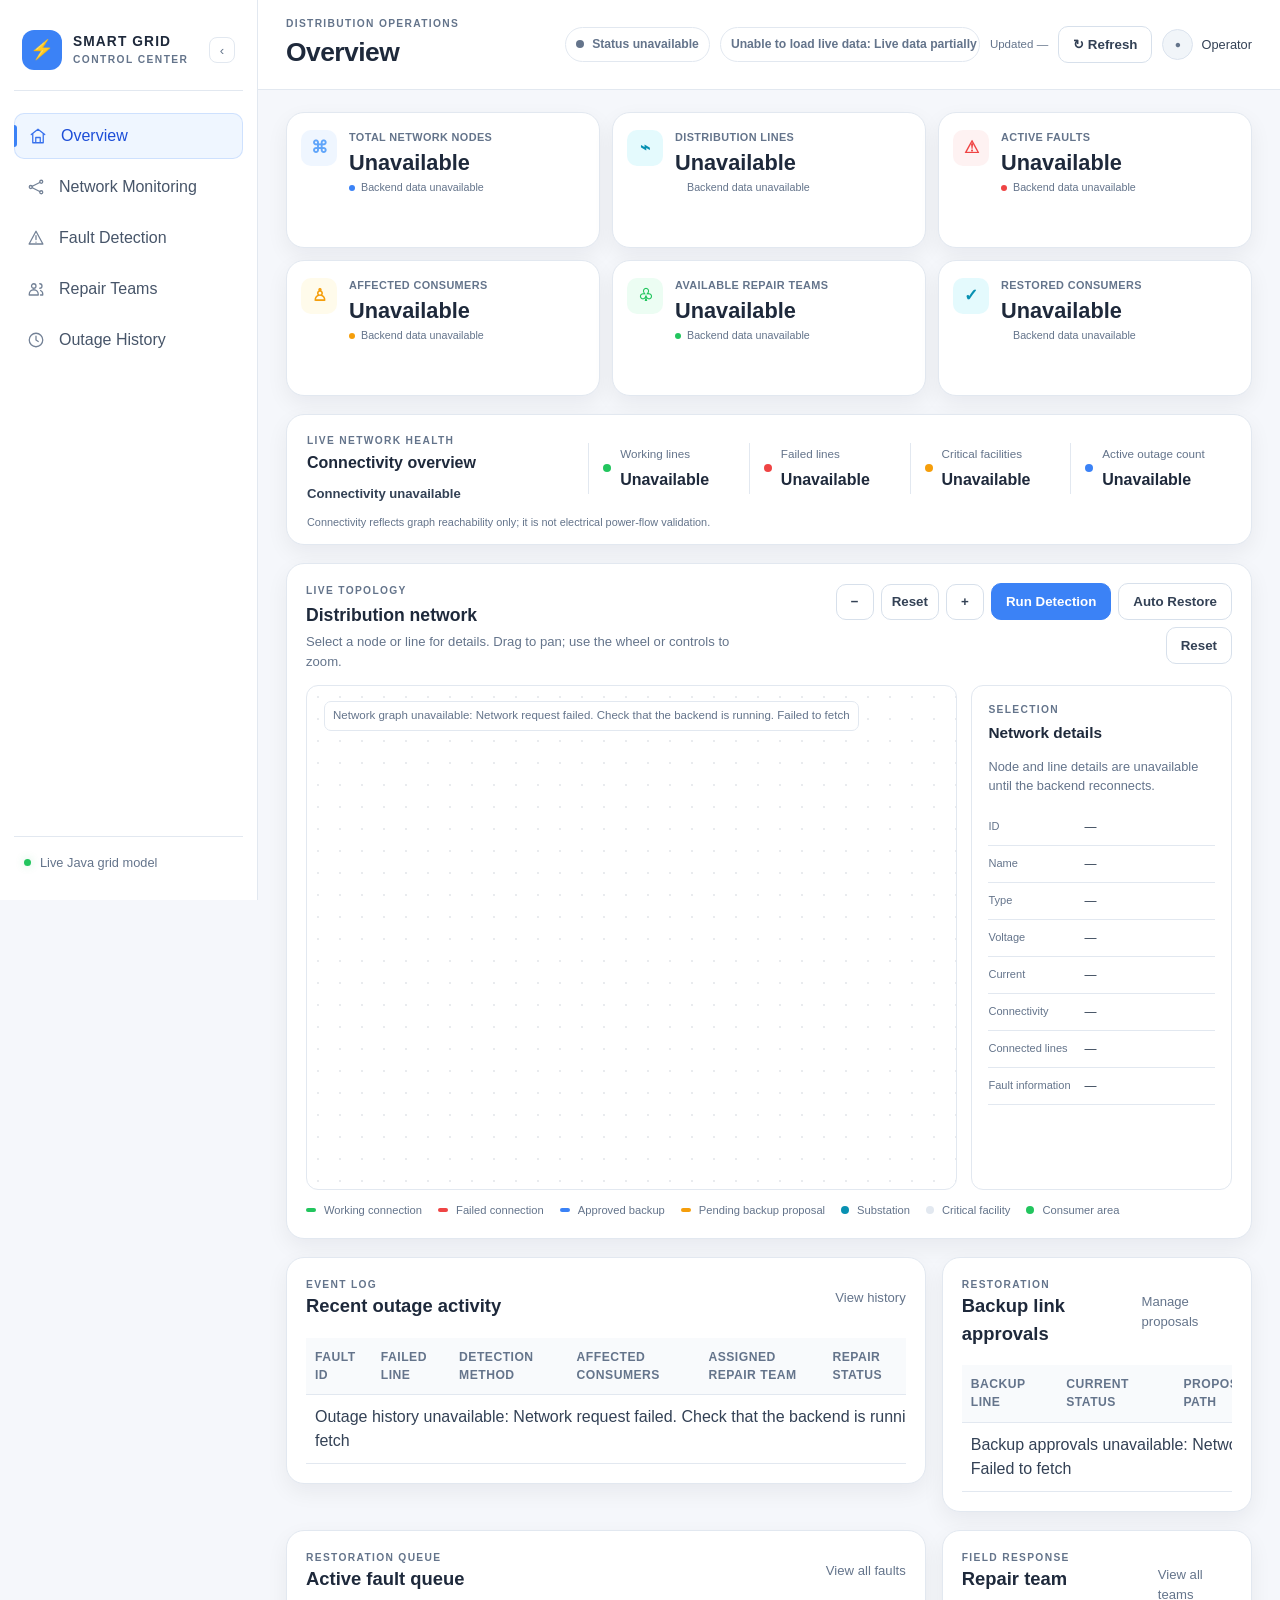
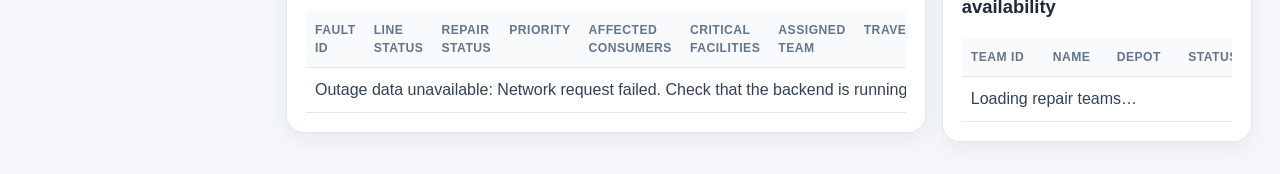
<file: index.html>
<!DOCTYPE html>
<html lang="en">
  <head>
    <meta charset="UTF-8" />
    <meta name="viewport" content="width=device-width, initial-scale=1.0" />
    <meta name="description" content="Live Smart Grid Control Center dashboard." />
    <title>Smart Grid Control Center | Overview</title>
    <link rel="stylesheet" href="css/styles.css" />
  </head>
  <body class="dashboard-page">
    <div class="app-shell">
      <aside class="sidebar" aria-label="Main navigation">
        <div class="brand">
          <div class="brand-mark" aria-hidden="true">⚡</div>
          <div class="brand-text"><strong>SMART GRID</strong><span>CONTROL CENTER</span></div>
          <button class="sidebar-toggle" type="button" aria-label="Collapse navigation"
            aria-expanded="true" data-sidebar-toggle>‹</button>
        </div>
        <nav class="nav" aria-label="Sidebar navigation">
          <a class="nav-item active" href="index.html" aria-label="Overview" aria-current="page">
            <span class="nav-icon" aria-hidden="true"><svg viewBox="0 0 24 24"><path d="m3 10 9-7 9 7"/><path d="M5 9v12h14V9M9 21v-7h6v7"/></svg></span><span class="nav-label">Overview</span>
          </a>
          <a class="nav-item" href="network.html" aria-label="Network Monitoring">
            <span class="nav-icon" aria-hidden="true"><svg viewBox="0 0 24 24"><circle cx="5" cy="12" r="2"/><circle cx="19" cy="5" r="2"/><circle cx="19" cy="19" r="2"/><path d="m7 11 10-5M7 13l10 5"/></svg></span><span class="nav-label">Network Monitoring</span>
          </a>
          <a class="nav-item" href="outages.html#fault-detection" aria-label="Fault Detection">
            <span class="nav-icon" aria-hidden="true"><svg viewBox="0 0 24 24"><path d="M12 3 2.8 20h18.4L12 3Z"/><path d="M12 9v5M12 17.5v.1"/></svg></span><span class="nav-label">Fault Detection</span>
          </a>
          <a class="nav-item" href="teams.html" aria-label="Repair Teams">
            <span class="nav-icon" aria-hidden="true"><svg viewBox="0 0 24 24"><circle cx="9" cy="8" r="3"/><path d="M3 20v-1a6 6 0 0 1 12 0v1H3ZM17 5a3 3 0 0 1 0 6M18 14a5 5 0 0 1 3 5v1h-3"/></svg></span><span class="nav-label">Repair Teams</span>
          </a>
          <a class="nav-item" href="history.html" aria-label="Outage History">
            <span class="nav-icon" aria-hidden="true"><svg viewBox="0 0 24 24"><circle cx="12" cy="12" r="9"/><path d="M12 7v5l3 2"/></svg></span><span class="nav-label">Outage History</span>
          </a>
        </nav>
        <div class="sidebar-footer"><span class="status-dot"></span> Live Java grid model</div>
      </aside>

      <div class="main-panel">
        <header class="topbar">
          <div class="page-heading">
            <span class="eyebrow">DISTRIBUTION OPERATIONS</span>
            <h1>Overview</h1>
          </div>
          <div class="topbar-meta">
            <span class="grid-status-badge is-loading" data-grid-status role="status" aria-live="polite">
              Checking grid…
            </span>
            <span class="status-pill" data-api-status role="status" aria-live="polite">Connecting…</span>
            <span class="last-updated">Updated <time data-last-updated>—</time></span>
            <button class="header-action refresh-action" type="button" data-refresh-dashboard>
              <span aria-hidden="true">↻</span> Refresh
            </button>
            <div class="operator-profile" aria-label="Operator profile placeholder">
              <span class="operator-avatar" aria-hidden="true">●</span>
              <span>Operator</span>
            </div>
          </div>
        </header>

        <main class="content">
          <section class="overview-stats" aria-label="Network summary">
            <article class="card stat-card">
              <div class="stat-icon icon-blue" aria-hidden="true">⌘</div>
              <div class="stat-copy"><span class="stat-label">Total Network Nodes</span>
                <strong class="stat-value" data-stat="nodes">Loading…</strong>
                <span class="stat-foot" data-stat-foot="nodes"><i class="stat-indicator is-blue" aria-hidden="true"></i><span class="stat-foot-label">Live network data</span></span></div>
            </article>
            <article class="card stat-card">
              <div class="stat-icon icon-cyan" aria-hidden="true">⌁</div>
              <div class="stat-copy"><span class="stat-label">Distribution Lines</span>
                <strong class="stat-value" data-stat="lines">Loading…</strong>
                <span class="stat-foot" data-stat-foot="lines"><i class="stat-indicator is-cyan" aria-hidden="true"></i><span class="stat-foot-label">Live network data</span></span></div>
            </article>
            <article class="card stat-card">
              <div class="stat-icon icon-red" aria-hidden="true">⚠</div>
              <div class="stat-copy"><span class="stat-label">Active Faults</span>
                <strong class="stat-value" data-stat="faults">Loading…</strong>
                <span class="stat-foot" data-stat-foot="faults"><i class="stat-indicator is-red" aria-hidden="true"></i><span class="stat-foot-label">Failed lines in the network model</span></span></div>
            </article>
            <article class="card stat-card">
              <div class="stat-icon icon-amber" aria-hidden="true">♙</div>
              <div class="stat-copy"><span class="stat-label">Affected Consumers</span>
                <strong class="stat-value" data-stat="consumers">Loading…</strong>
                <span class="stat-foot" data-stat-foot="consumers"><i class="stat-indicator is-amber" aria-hidden="true"></i><span class="stat-foot-label">Disconnected consumer nodes</span></span></div>
            </article>
            <article class="card stat-card">
              <div class="stat-icon icon-green" aria-hidden="true">♧</div>
              <div class="stat-copy"><span class="stat-label">Available Repair Teams</span>
                <strong class="stat-value" data-stat="teams">Loading…</strong>
                <span class="stat-foot" data-stat-foot="teams"><i class="stat-indicator is-green" aria-hidden="true"></i><span class="stat-foot-label">Teams reporting AVAILABLE</span></span></div>
            </article>
            <article class="card stat-card">
              <div class="stat-icon icon-cyan" aria-hidden="true">✓</div>
              <div class="stat-copy"><span class="stat-label">Restored Consumers</span>
                <strong class="stat-value" data-stat="restored">Loading…</strong>
                <span class="stat-foot" data-stat-foot="restored"><i class="stat-indicator is-cyan" aria-hidden="true"></i><span class="stat-foot-label">Consumers in restored fault reports</span></span></div>
            </article>
          </section>

          <section class="health-panel card" aria-labelledby="healthTitle">
            <div class="health-heading">
              <div><span class="eyebrow">LIVE NETWORK HEALTH</span><h2 id="healthTitle">Connectivity overview</h2></div>
              <span class="health-summary" data-health-summary role="status">Loading network status…</span>
            </div>
            <div class="health-metrics">
              <div class="health-metric"><span class="health-dot is-green"></span><span>Working lines</span>
                <strong data-health-working>—</strong></div>
              <div class="health-metric"><span class="health-dot is-red"></span><span>Failed lines</span>
                <strong data-health-failed>—</strong></div>
              <div class="health-metric"><span class="health-dot is-amber"></span><span>Critical facilities</span>
                <strong data-health-critical>—</strong></div>
              <div class="health-metric"><span class="health-dot is-blue"></span><span>Active outage count</span>
                <strong data-health-outages>—</strong></div>
            </div>
            <p class="health-disclaimer">Connectivity reflects graph reachability only; it is not electrical power-flow validation.</p>
          </section>

          <section class="card panel graph-panel" aria-labelledby="networkGraphTitle">
            <div class="panel-header graph-header">
              <div><span class="eyebrow">LIVE TOPOLOGY</span><h2 id="networkGraphTitle" class="panel-title">Distribution network</h2>
                <p class="muted">Select a node or line for details. Drag to pan; use the wheel or controls to zoom.</p></div>
              <div class="graph-controls" aria-label="Network graph controls">
                <button class="header-action graph-control" type="button" data-network-zoom="out" aria-label="Zoom out">−</button>
                <button class="header-action graph-control" type="button" data-network-zoom="reset" aria-label="Reset zoom">Reset</button>
                <button class="header-action graph-control" type="button" data-network-zoom="in" aria-label="Zoom in">+</button>
                <button class="header-action is-primary graph-action" type="button" data-grid-action="autoDetect">Run Detection</button>
                <button class="header-action graph-action" type="button" data-grid-action="restore">Auto Restore</button>
                <button class="header-action graph-action" type="button" data-grid-action="reset">Reset</button>
              </div>
            </div>
            <div class="network-layout">
              <div class="network-board dashboard-network-board">
                <p class="graph-state" data-graph-status role="status">Loading network graph…</p>
                <canvas id="networkCanvas" width="1100" height="700" tabindex="0"
                  aria-label="Interactive electricity distribution network graph. Select nodes and lines for details.">
                </canvas>
              </div>
              <aside class="node-details card" id="networkDetails" aria-labelledby="nodeDetailsTitle" aria-live="polite">
                <div class="panel-header"><div><span class="eyebrow">SELECTION</span>
                  <h3 id="nodeDetailsTitle">Network details</h3></div></div>
                <p class="details-empty" data-details-empty>Select a node or line in the graph to inspect its live details.</p>
                <dl class="node-detail-list" data-node-details hidden>
                  <div><dt>ID</dt><dd data-detail="id">—</dd></div>
                  <div><dt>Name</dt><dd data-detail="name">—</dd></div>
                  <div><dt>Type</dt><dd data-detail="type">—</dd></div>
                  <div><dt>Voltage</dt><dd data-detail="voltage">—</dd></div>
                  <div><dt>Current</dt><dd data-detail="current">—</dd></div>
                  <div><dt>Connectivity</dt><dd data-detail="status">—</dd></div>
                  <div><dt>Connected lines</dt><dd data-detail="lines">—</dd></div>
                  <div><dt>Fault information</dt><dd data-detail="fault">—</dd></div>
                </dl>
                <button class="header-action is-primary detail-edit" type="button" data-selection-edit hidden>
                  Open existing edit workflow
                </button>
              </aside>
            </div>
            <div class="legend graph-legend" aria-label="Network graph legend">
              <span class="legend-item"><span class="legend-swatch is-green"></span>Working connection</span>
              <span class="legend-item"><span class="legend-swatch is-red"></span>Failed connection</span>
              <span class="legend-item"><span class="legend-swatch is-blue"></span>Approved backup</span>
              <span class="legend-item"><span class="legend-swatch is-amber"></span>Pending backup proposal</span>
              <span class="legend-item"><span class="legend-node is-cyan"></span>Substation</span>
              <span class="legend-item"><span class="legend-node is-white"></span>Critical facility</span>
              <span class="legend-item"><span class="legend-node is-green"></span>Consumer area</span>
            </div>
          </section>

          <section class="dashboard-lower-grid">
            <article class="card panel" aria-labelledby="recentActivityTitle">
              <div class="panel-header">
                <div><span class="eyebrow">EVENT LOG</span><h2 id="recentActivityTitle" class="panel-title">Recent outage activity</h2></div>
                <a class="muted" href="history.html">View history</a>
              </div>
              <div class="table-wrap">
                <table id="recentActivityTable" class="table dashboard-table">
                  <thead><tr><th>Fault ID</th><th>Failed line</th><th>Detection method</th>
                    <th>Affected consumers</th><th>Assigned repair team</th><th>Repair status</th><th>Timestamp</th></tr></thead>
                  <tbody><tr><td colspan="7">Loading outage history…</td></tr></tbody>
                </table>
              </div>
            </article>
            <article class="card panel backup-panel">
              <div class="panel-header">
                <div><span class="eyebrow">RESTORATION</span><h2 class="panel-title">Backup link approvals</h2></div>
                <a class="muted" href="outages.html#restoration-management">Manage proposals</a>
              </div>
              <div class="table-wrap">
                <table id="backupApprovalsTable" class="table dashboard-table">
                  <thead><tr><th>Backup line</th><th>Current status</th><th>Proposed path</th>
                    <th>Approval status</th><th>Affected consumers</th><th>Actions</th></tr></thead>
                  <tbody><tr><td colspan="6">Loading approvals…</td></tr></tbody>
                </table>
              </div>
            </article>
          </section>

          <section class="dashboard-lower-grid">
            <article class="card panel" aria-labelledby="activeFaultsTitle">
              <div class="panel-header">
                <div><span class="eyebrow">RESTORATION QUEUE</span><h2 id="activeFaultsTitle" class="panel-title">Active fault queue</h2></div>
                <a class="muted" href="outages.html#fault-detection">View all faults</a>
              </div>
              <div class="table-wrap">
                <table id="outagesTable" class="table dashboard-table wide-dashboard-table">
                  <thead><tr><th>Fault ID</th><th>Line status</th><th>Repair status</th>
                    <th>Priority</th><th>Affected consumers</th><th>Critical facilities</th>
                    <th>Assigned team</th><th>Travel</th><th>Repair</th><th>Total ETA</th></tr></thead>
                  <tbody><tr><td colspan="10">Loading active faults…</td></tr></tbody>
                </table>
              </div>
            </article>
            <article class="card panel" aria-labelledby="repairTeamsTitle">
              <div class="panel-header">
                <div><span class="eyebrow">FIELD RESPONSE</span><h2 id="repairTeamsTitle" class="panel-title">Repair team availability</h2></div>
                <a class="muted" href="teams.html">View all teams</a>
              </div>
              <div class="table-wrap">
                <table id="teamsTable" class="table dashboard-table teams-dashboard-table">
                  <thead><tr><th>Team ID</th><th>Name</th><th>Depot</th><th>Status</th>
                    <th>Assigned fault</th><th>Repair</th><th>Travel</th><th>Total ETA</th></tr></thead>
                  <tbody><tr><td colspan="8">Loading repair teams…</td></tr></tbody>
                </table>
              </div>
            </article>
          </section>
        </main>
      </div>
    </div>

    <div id="editModal" class="modal" hidden>
      <div class="modal-backdrop" data-modal-cancel></div>
      <section class="modal-dialog card" role="dialog" aria-modal="true"
        aria-labelledby="editModalTitle">
        <div class="panel-header">
          <h2 id="editModalTitle" class="panel-title">Edit Network Status</h2>
          <button class="modal-close" type="button" aria-label="Close" data-modal-cancel>&times;</button>
        </div>
        <form id="editForm" novalidate>
          <p id="editSelectionTitle" class="muted"></p>
          <div id="incidentLineField" class="form-field" hidden>
            <label for="editLineId">Incident line</label>
            <select id="editLineId"></select>
          </div>
          <div class="form-field">
            <label for="editVoltage">Observed voltage (V)</label>
            <input id="editVoltage" type="number" min="0.01" max="1000" step="any" value="230" required />
          </div>
          <div id="editStatusField" class="form-field">
            <label for="editStatus">Status</label>
            <select id="editStatus" required>
              <option value="WORKING">WORKING</option>
              <option value="FAILED">FAILED</option>
              <option value="STANDBY">STANDBY</option>
            </select>
          </div>
          <div id="repairTimeField" class="form-field" hidden>
            <label for="repairTimeMinutes">Estimated repair time (minutes)</label>
            <input id="repairTimeMinutes" type="text" inputmode="numeric"
              pattern="[0-9]+" maxlength="10" required />
          </div>
          <p id="editError" class="modal-error" role="alert"></p>
          <div class="modal-actions">
            <button id="applyEditButton" class="header-action" type="submit">Apply Changes</button>
            <button class="header-action" type="button" data-modal-cancel>Cancel</button>
          </div>
        </form>
      </section>
    </div>
    <script src="config.js"></script>
    <script src="app.js"></script>
  </body>
</html>
</file>
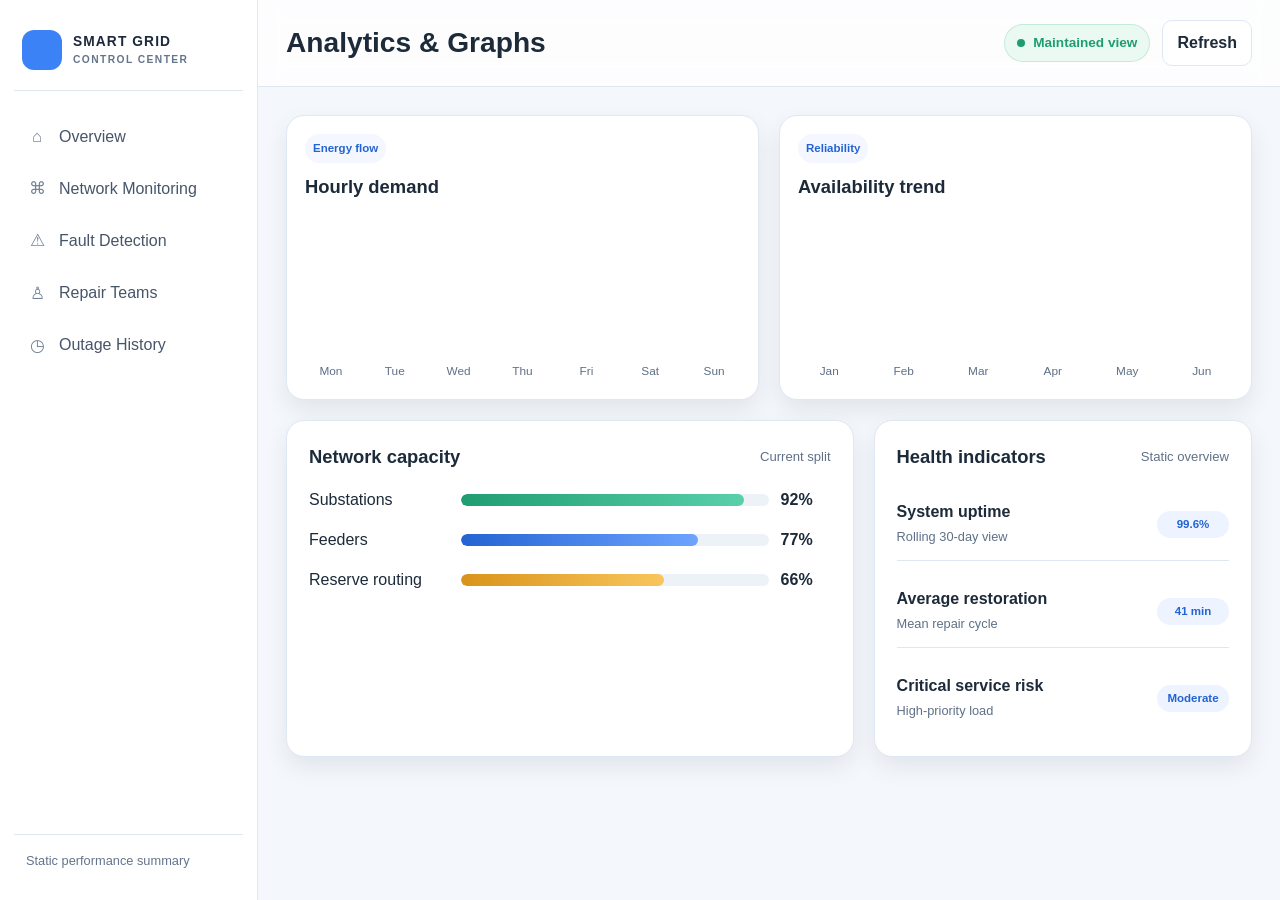
<file: analytics.html>
<!DOCTYPE html>
<html lang="en">
  <head>
    <meta charset="UTF-8" />
    <meta name="viewport" content="width=device-width, initial-scale=1.0" />
    <meta name="description" content="Analytics and graph summary for SmartGrid Monitor." />
    <title>SmartGrid Monitor | Analytics</title>
    <link rel="stylesheet" href="css/styles.css" />
  </head>
  <body class="control-page">
    <div class="app-shell">
      <aside class="sidebar" aria-label="Main navigation">
        <div class="brand">
          <div class="brand-mark" aria-hidden="true"></div>
          <div class="brand-text"><strong>SMART GRID</strong><span>CONTROL CENTER</span></div>
        </div>

        <nav class="nav" aria-label="Sidebar navigation">
          <a class="nav-item" href="index.html" aria-label="Overview"><span class="nav-icon">⌂</span><span class="nav-label">Overview</span></a>
          <a class="nav-item" href="network.html" aria-label="Network Monitoring"><span class="nav-icon">⌘</span><span class="nav-label">Network Monitoring</span></a>
          <a class="nav-item" href="outages.html#fault-detection" aria-label="Fault Detection"><span class="nav-icon">⚠</span><span class="nav-label">Fault Detection</span></a>
          <a class="nav-item" href="teams.html" aria-label="Repair Teams"><span class="nav-icon">♙</span><span class="nav-label">Repair Teams</span></a>
          <a class="nav-item" href="history.html" aria-label="Outage History"><span class="nav-icon">◷</span><span class="nav-label">Outage History</span></a>
        </nav>

        <div class="sidebar-footer">Static performance summary</div>
      </aside>

      <div class="main-panel">
        <header class="topbar">
          <div class="page-heading">
            <h1>Analytics &amp; Graphs</h1>
          </div>
          <div class="topbar-meta">
            <span class="status-pill"><span class="status-dot"></span> Maintained view</span>
            <a class="header-action" href="analytics.html">Refresh</a>
          </div>
        </header>

        <main class="content">
          <div class="chart-grid">
            <article class="card chart-card">
              <span class="static-note">Energy flow</span>
              <h2 class="panel-title">Hourly demand</h2>
              <div class="bar-chart" aria-label="Bar chart of power demand">
                <div class="bar-group"><div class="bar-stack"><div class="bar" style="height: 62%"></div></div><span class="bar-label">Mon</span></div>
                <div class="bar-group"><div class="bar-stack"><div class="bar" style="height: 70%"></div></div><span class="bar-label">Tue</span></div>
                <div class="bar-group"><div class="bar-stack"><div class="bar" style="height: 58%"></div></div><span class="bar-label">Wed</span></div>
                <div class="bar-group"><div class="bar-stack"><div class="bar alt" style="height: 88%"></div></div><span class="bar-label">Thu</span></div>
                <div class="bar-group"><div class="bar-stack"><div class="bar alt" style="height: 76%"></div></div><span class="bar-label">Fri</span></div>
                <div class="bar-group"><div class="bar-stack"><div class="bar warn" style="height: 65%"></div></div><span class="bar-label">Sat</span></div>
                <div class="bar-group"><div class="bar-stack"><div class="bar danger" style="height: 34%"></div></div><span class="bar-label">Sun</span></div>
              </div>
            </article>

            <article class="card chart-card">
              <span class="static-note">Reliability</span>
              <h2 class="panel-title">Availability trend</h2>
              <div class="bar-chart" aria-label="Reliability trend chart">
                <div class="bar-group"><div class="bar-stack"><div class="bar alt" style="height: 88%"></div></div><span class="bar-label">Jan</span></div>
                <div class="bar-group"><div class="bar-stack"><div class="bar alt" style="height: 92%"></div></div><span class="bar-label">Feb</span></div>
                <div class="bar-group"><div class="bar-stack"><div class="bar" style="height: 86%"></div></div><span class="bar-label">Mar</span></div>
                <div class="bar-group"><div class="bar-stack"><div class="bar warn" style="height: 76%"></div></div><span class="bar-label">Apr</span></div>
                <div class="bar-group"><div class="bar-stack"><div class="bar danger" style="height: 56%"></div></div><span class="bar-label">May</span></div>
                <div class="bar-group"><div class="bar-stack"><div class="bar" style="height: 81%"></div></div><span class="bar-label">Jun</span></div>
              </div>
            </article>
          </div>

          <section class="section-grid" style="margin-top: 20px;">
            <article class="card panel">
              <div class="panel-header">
                <h2 class="panel-title">Network capacity</h2>
                <span class="muted">Current split</span>
              </div>

              <div class="progress-stack">
                <div class="progress-row">
                  <span>Substations</span>
                  <div class="progress-bar"><span class="safe" style="width: 92%"></span></div>
                  <strong>92%</strong>
                </div>
                <div class="progress-row">
                  <span>Feeders</span>
                  <div class="progress-bar"><span style="width: 77%"></span></div>
                  <strong>77%</strong>
                </div>
                <div class="progress-row">
                  <span>Reserve routing</span>
                  <div class="progress-bar"><span class="warn" style="width: 66%"></span></div>
                  <strong>66%</strong>
                </div>
              </div>
            </article>

            <article class="card panel">
              <div class="panel-header">
                <h2 class="panel-title">Health indicators</h2>
                <span class="muted">Static overview</span>
              </div>

              <div class="signal-list">
                <div class="signal-item">
                  <div class="signal-meta">
                    <strong>System uptime</strong>
                    <span>Rolling 30-day view</span>
                  </div>
                  <span class="badge">99.6%</span>
                </div>
                <div class="signal-item">
                  <div class="signal-meta">
                    <strong>Average restoration</strong>
                    <span>Mean repair cycle</span>
                  </div>
                  <span class="badge">41 min</span>
                </div>
                <div class="signal-item">
                  <div class="signal-meta">
                    <strong>Critical service risk</strong>
                    <span>High-priority load</span>
                  </div>
                  <span class="badge">Moderate</span>
                </div>
              </div>
            </article>
          </section>
        </main>
      </div>
    </div>
  </body>
</html>
</file>
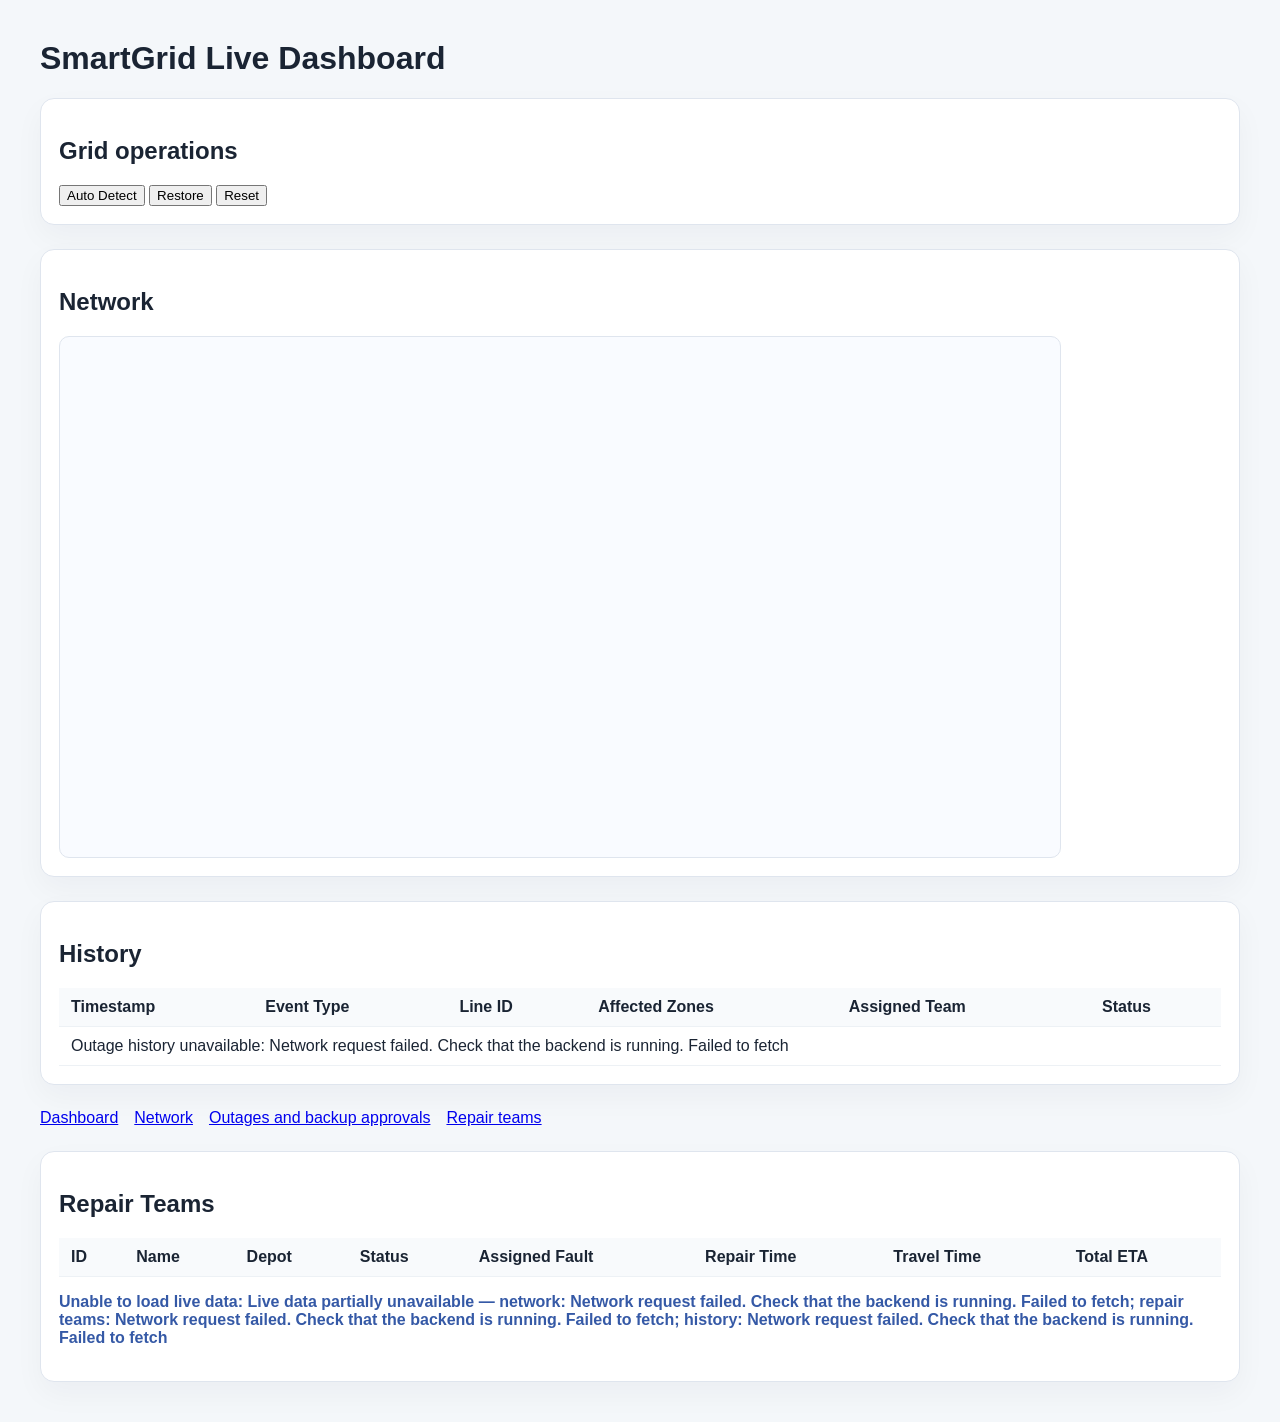
<file: dashboard.html>
<!DOCTYPE html>
<html lang="en">
  <head>
    <meta charset="UTF-8" />
    <meta name="viewport" content="width=device-width, initial-scale=1.0" />
    <title>SmartGrid API Dashboard</title>
    <style>
      body {
        font-family: 'Segoe UI', sans-serif;
        margin: 0;
        background: #f4f7fa;
        color: #1a2433;
      }
      .container {
        max-width: 1200px;
        margin: 40px auto;
        padding: 0 20px;
      }
      .panel {
        background: #fff;
        border: 1px solid #dfe5ee;
        border-radius: 14px;
        padding: 18px;
        box-shadow: 0 12px 30px rgba(15, 23, 42, 0.04);
        margin-bottom: 24px;
      }
      canvas {
        width: 100%;
        max-width: 1000px;
        height: 520px;
        background: #f9fbff;
        border: 1px solid #dfe5ee;
        border-radius: 10px;
        display: block;
      }
      table {
        width: 100%;
        border-collapse: collapse;
      }
      th, td {
        text-align: left;
        padding: 10px 12px;
        border-bottom: 1px solid #edf1f5;
      }
      th {
        background: #f8fafc;
      }
      .status {
        color: #3559a6;
        font-weight: 600;
      }
    </style>
  </head>
  <body>
    <div class="container">
      <h1>SmartGrid Live Dashboard</h1>
      <div class="panel" aria-label="Grid operations">
        <h2>Grid operations</h2>
        <button type="button" data-grid-action="autoDetect">Auto Detect</button>
        <button type="button" data-grid-action="restore">Restore</button>
        <button type="button" data-grid-action="reset">Reset</button>
      </div>
      <div class="panel">
        <h2>Network</h2>
        <canvas id="networkCanvas" width="960" height="520"></canvas>
      </div>

      <div class="panel">
        <h2>History</h2>
        <table id="historyTable">
          <thead>
            <tr>
              <th>Timestamp</th>
              <th>Event Type</th>
              <th>Line ID</th>
              <th>Affected Zones</th>
              <th>Assigned Team</th>
              <th>Status</th>
            </tr>
          </thead>
          <tbody></tbody>
        </table>
      </div>

      <nav aria-label="Dashboard pages" style="margin: 0 0 24px; display: flex; gap: 16px;">
        <a href="index.html">Dashboard</a>
        <a href="network.html">Network</a>
        <a href="outages.html">Outages and backup approvals</a>
        <a href="teams.html">Repair teams</a>
      </nav>
      <div class="panel">
        <h2>Repair Teams</h2>
        <table id="teamsTable">
          <thead>
            <tr>
              <th>ID</th>
              <th>Name</th>
              <th>Depot</th>
              <th>Status</th>
              <th>Assigned Fault</th>
              <th>Repair Time</th>
              <th>Travel Time</th>
              <th>Total ETA</th>
            </tr>
          </thead>
          <tbody></tbody>
        </table>
        <p id="statusText" class="status" data-api-status role="status" aria-live="polite">Loading data…</p>
      </div>
    </div>

    <script src="config.js"></script>
    <script src="app.js"></script>
  </body>
</html>
</file>
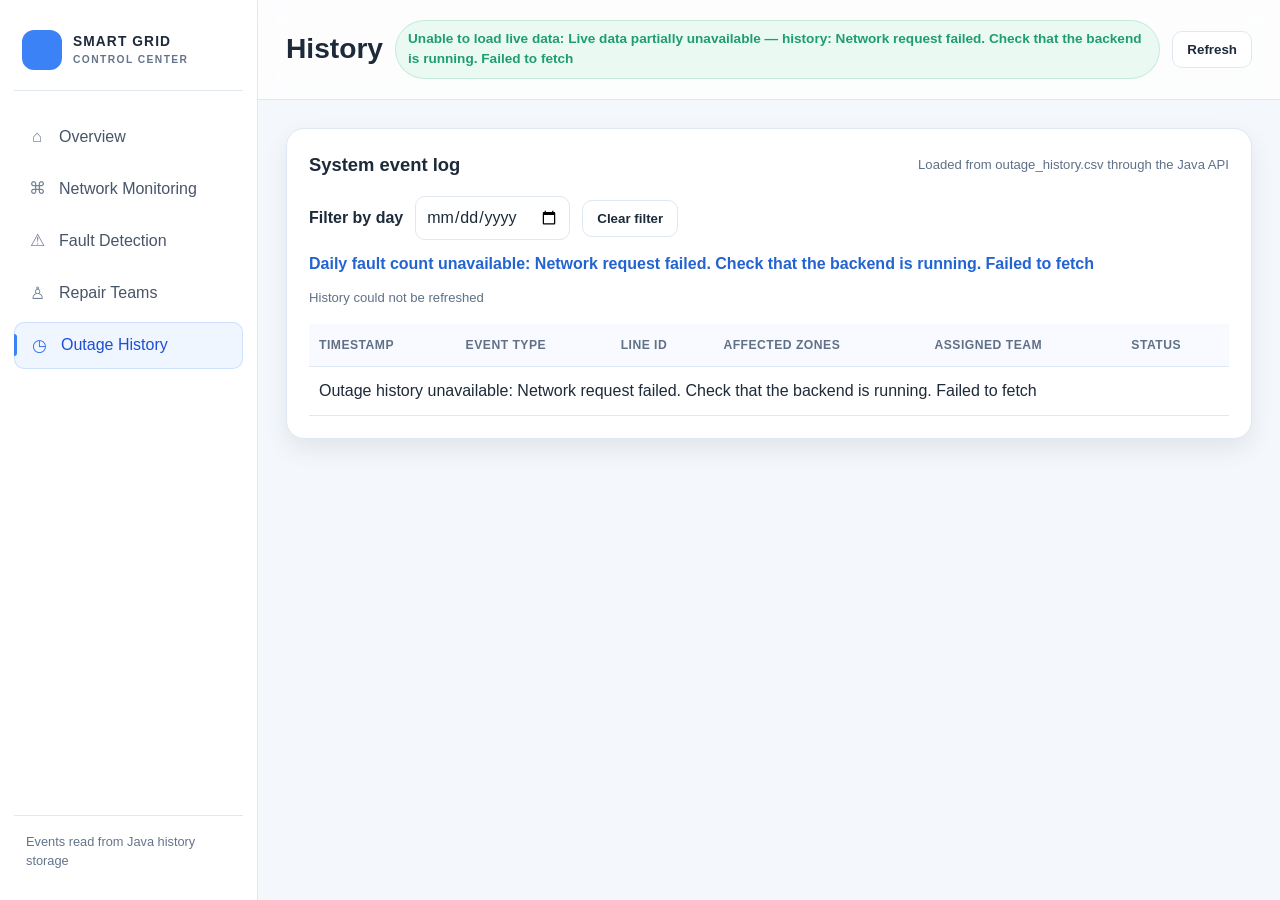
<file: history.html>
<!DOCTYPE html>
<html lang="en">
  <head>
    <meta charset="UTF-8" />
    <meta name="viewport" content="width=device-width, initial-scale=1.0" />
    <meta name="description" content="Live service and event history for SmartGrid Monitor." />
    <title>SmartGrid Monitor | History</title>
    <link rel="stylesheet" href="css/styles.css" />
  </head>
  <body class="control-page">
    <div class="app-shell">
      <aside class="sidebar" aria-label="Main navigation">
        <div class="brand">
          <div class="brand-mark" aria-hidden="true"></div>
          <div class="brand-text"><strong>SMART GRID</strong><span>CONTROL CENTER</span></div>
        </div>
        <nav class="nav" aria-label="Sidebar navigation">
          <a class="nav-item" href="index.html" aria-label="Overview"><span class="nav-icon">⌂</span><span class="nav-label">Overview</span></a>
          <a class="nav-item" href="network.html" aria-label="Network Monitoring"><span class="nav-icon">⌘</span><span class="nav-label">Network Monitoring</span></a>
          <a class="nav-item" href="outages.html#fault-detection" aria-label="Fault Detection"><span class="nav-icon">⚠</span><span class="nav-label">Fault Detection</span></a>
          <a class="nav-item" href="teams.html" aria-label="Repair Teams"><span class="nav-icon">♙</span><span class="nav-label">Repair Teams</span></a>
          <a class="nav-item active" href="history.html" aria-label="Outage History" aria-current="page"><span class="nav-icon">◷</span><span class="nav-label">Outage History</span></a>
        </nav>
        <div class="sidebar-footer">Events read from Java history storage</div>
      </aside>

      <div class="main-panel">
        <header class="topbar">
          <div class="page-heading"><h1>History</h1></div>
          <div class="topbar-meta">
            <span class="status-pill" data-api-status role="status">Connecting…</span>
            <button class="header-action" type="button" data-refresh-history>Refresh</button>
          </div>
        </header>
        <main class="content">
          <article class="card panel">
            <div class="panel-header">
              <h2 class="panel-title">System event log</h2>
              <span class="muted">Loaded from outage_history.csv through the Java API</span>
            </div>
            <div class="history-controls">
              <label for="historyDateFilter">Filter by day</label>
              <input id="historyDateFilter" type="date" />
              <button class="header-action" id="clearHistoryDateFilter" type="button">
                Clear filter
              </button>
              <p class="history-summary" id="historySummary" role="status" aria-live="polite">
                Select a day to count detected faults.
              </p>
              <span class="muted" id="historyLastUpdated" aria-live="polite"></span>
            </div>
            <div class="table-wrap">
              <table id="historyTable" class="table">
                <thead>
                  <tr>
                    <th>Timestamp</th>
                    <th>Event Type</th>
                    <th>Line ID</th>
                    <th>Affected Zones</th>
                    <th>Assigned Team</th>
                    <th>Status</th>
                  </tr>
                </thead>
                <tbody></tbody>
              </table>
            </div>
          </article>
        </main>
      </div>
    </div>
    <script src="config.js"></script>
    <script src="app.js"></script>
  </body>
</html>
</file>
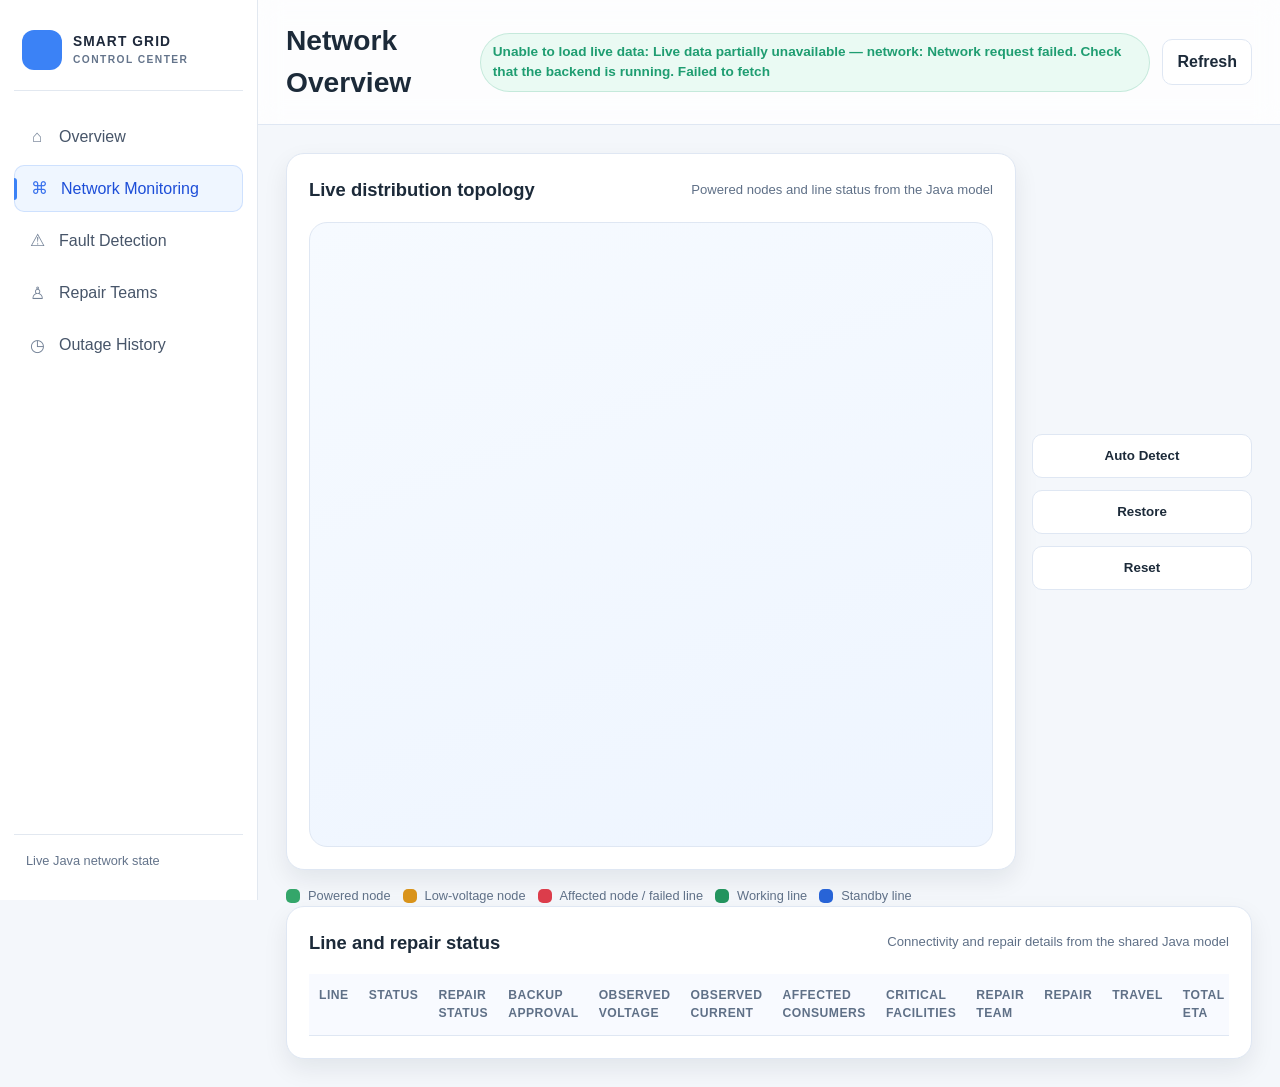
<file: network.html>
<!DOCTYPE html>
<html lang="en">
  <head>
    <meta charset="UTF-8" />
    <meta name="viewport" content="width=device-width, initial-scale=1.0" />
    <meta name="description" content="Live network overview for SmartGrid Monitor." />
    <title>SmartGrid Monitor | Network Overview</title>
    <link rel="stylesheet" href="css/styles.css" />
  </head>
  <body class="control-page">
    <div class="app-shell">
      <aside class="sidebar" aria-label="Main navigation">
        <div class="brand">
          <div class="brand-mark" aria-hidden="true"></div>
          <div class="brand-text"><strong>SMART GRID</strong><span>CONTROL CENTER</span></div>
        </div>
        <nav class="nav" aria-label="Sidebar navigation">
          <a class="nav-item" href="index.html" aria-label="Overview"><span class="nav-icon">⌂</span><span class="nav-label">Overview</span></a>
          <a class="nav-item active" href="network.html" aria-label="Network Monitoring" aria-current="page"><span class="nav-icon">⌘</span><span class="nav-label">Network Monitoring</span></a>
          <a class="nav-item" href="outages.html#fault-detection" aria-label="Fault Detection"><span class="nav-icon">⚠</span><span class="nav-label">Fault Detection</span></a>
          <a class="nav-item" href="teams.html" aria-label="Repair Teams"><span class="nav-icon">♙</span><span class="nav-label">Repair Teams</span></a>
          <a class="nav-item" href="history.html" aria-label="Outage History"><span class="nav-icon">◷</span><span class="nav-label">Outage History</span></a>
        </nav>
        <div class="sidebar-footer">Live Java network state</div>
      </aside>

      <div class="main-panel">
        <header class="topbar">
          <div class="page-heading"><h1>Network Overview</h1></div>
          <div class="topbar-meta">
            <span class="status-pill" data-api-status role="status">Connecting…</span>
            <a class="header-action" href="network.html">Refresh</a>
          </div>
        </header>
        <main class="content">
          <div class="network-action-layout">
            <article class="card panel">
              <div class="panel-header">
                <h2 class="panel-title">Live distribution topology</h2>
                <span class="muted">Powered nodes and line status from the Java model</span>
              </div>
              <div class="network-board">
                <canvas id="networkCanvas" width="1100" height="1000"
                  style="display: block; width: 100%; height: auto;"
                  aria-label="Live electricity distribution network"></canvas>
              </div>
            </article>
            <section class="network-actions" aria-label="Grid operations">
              <button class="header-action" type="button" data-grid-action="autoDetect">Auto Detect</button>
              <button class="header-action" type="button" data-grid-action="restore">Restore</button>
              <button class="header-action" type="button" data-grid-action="reset">Reset</button>
            </section>
          </div>
          <div class="legend" aria-label="Network legend">
            <span class="legend-item"><span class="legend-swatch" style="background: #34a66a"></span>Powered node</span>
            <span class="legend-item"><span class="legend-swatch" style="background: #d9931a"></span>Low-voltage node</span>
            <span class="legend-item"><span class="legend-swatch" style="background: #dc3d4b"></span>Affected node / failed line</span>
            <span class="legend-item"><span class="legend-swatch" style="background: #23945e"></span>Working line</span>
            <span class="legend-item"><span class="legend-swatch" style="background: #2864d7"></span>Standby line</span>
          </div>
          <article class="card panel">
            <div class="panel-header">
              <h2 class="panel-title">Line and repair status</h2>
              <span class="muted">Connectivity and repair details from the shared Java model</span>
            </div>
            <div class="table-wrap">
              <table id="networkLinesTable" class="table">
                <thead>
                  <tr>
                    <th>Line</th><th>Status</th><th>Repair status</th>
                    <th>Backup approval</th><th>Observed voltage</th>
                    <th>Observed current</th><th>Affected consumers</th>
                    <th>Critical facilities</th><th>Repair team</th>
                    <th>Repair</th><th>Travel</th><th>Total ETA</th>
                    <th>Consumers restored</th><th>Network restored</th>
                  </tr>
                </thead>
                <tbody></tbody>
              </table>
            </div>
          </article>
        </main>
      </div>
    </div>
    <div id="editModal" class="modal" hidden>
      <div class="modal-backdrop" data-modal-cancel></div>
      <section class="modal-dialog card" role="dialog" aria-modal="true"
        aria-labelledby="editModalTitle">
        <div class="panel-header">
          <h2 id="editModalTitle" class="panel-title">Edit Network Status</h2>
          <button class="modal-close" type="button" aria-label="Close" data-modal-cancel>&times;</button>
        </div>
        <form id="editForm" novalidate>
          <p id="editSelectionTitle" class="muted"></p>
          <div id="incidentLineField" class="form-field" hidden>
            <label for="editLineId">Incident line</label>
            <select id="editLineId"></select>
          </div>
          <div class="form-field">
            <label for="editVoltage">Observed voltage (V)</label>
            <input id="editVoltage" type="number" min="0.01" max="1000" step="any" value="230" required />
          </div>
          <div id="editStatusField" class="form-field">
            <label for="editStatus">Status</label>
            <select id="editStatus" required>
              <option value="WORKING">WORKING</option>
              <option value="FAILED">FAILED</option>
              <option value="STANDBY">STANDBY</option>
            </select>
          </div>
          <div id="repairTimeField" class="form-field" hidden>
            <label for="repairTimeMinutes">Estimated repair time (minutes)</label>
            <input id="repairTimeMinutes" type="text" inputmode="numeric"
              pattern="[0-9]+" maxlength="10" required />
          </div>
          <p id="editError" class="modal-error" role="alert"></p>
          <div class="modal-actions">
            <button id="applyEditButton" class="header-action" type="submit">Apply Changes</button>
            <button class="header-action" type="button" data-modal-cancel>Cancel</button>
          </div>
        </form>
      </section>
    </div>
    <script src="config.js"></script>
    <script src="app.js"></script>
  </body>
</html>
</file>
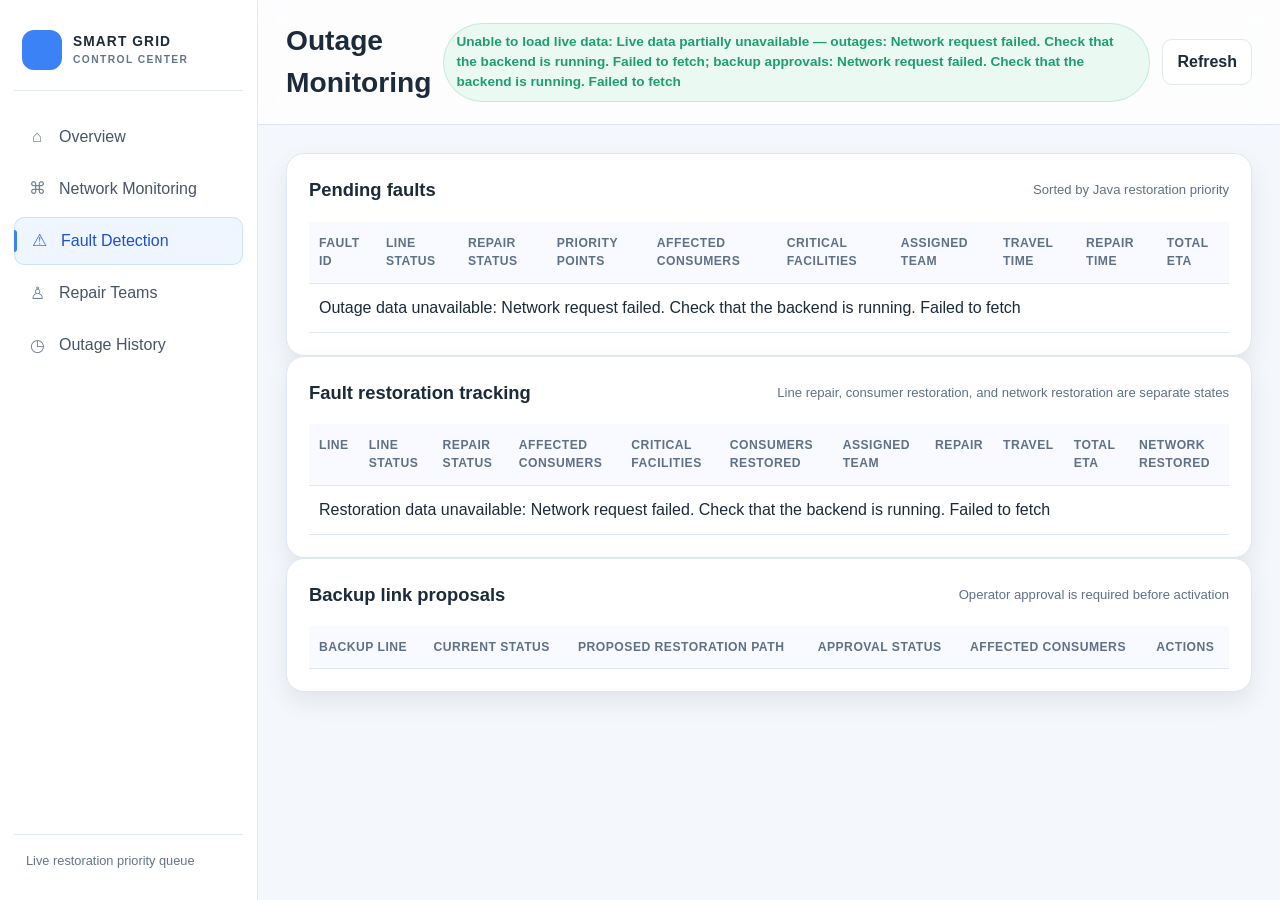
<file: outages.html>
<!DOCTYPE html>
<html lang="en">
  <head>
    <meta charset="UTF-8" />
    <meta name="viewport" content="width=device-width, initial-scale=1.0" />
    <meta name="description" content="Live outage queue for SmartGrid Monitor." />
    <title>SmartGrid Monitor | Outage Monitoring</title>
    <link rel="stylesheet" href="css/styles.css" />
  </head>
  <body class="control-page">
    <div class="app-shell">
      <aside class="sidebar" aria-label="Main navigation">
        <div class="brand">
          <div class="brand-mark" aria-hidden="true"></div>
          <div class="brand-text"><strong>SMART GRID</strong><span>CONTROL CENTER</span></div>
        </div>
        <nav class="nav" aria-label="Sidebar navigation">
          <a class="nav-item" href="index.html" aria-label="Overview"><span class="nav-icon">⌂</span><span class="nav-label">Overview</span></a>
          <a class="nav-item" href="network.html" aria-label="Network Monitoring"><span class="nav-icon">⌘</span><span class="nav-label">Network Monitoring</span></a>
          <a class="nav-item active" href="outages.html#fault-detection" aria-label="Fault Detection" aria-current="page"><span class="nav-icon">⚠</span><span class="nav-label">Fault Detection</span></a>
          <a class="nav-item" href="teams.html" aria-label="Repair Teams"><span class="nav-icon">♙</span><span class="nav-label">Repair Teams</span></a>
          <a class="nav-item" href="history.html" aria-label="Outage History"><span class="nav-icon">◷</span><span class="nav-label">Outage History</span></a>
        </nav>
        <div class="sidebar-footer">Live restoration priority queue</div>
      </aside>

      <div class="main-panel">
        <header class="topbar">
          <div class="page-heading"><h1>Outage Monitoring</h1></div>
          <div class="topbar-meta">
            <span class="status-pill" data-api-status role="status">Connecting…</span>
            <a class="header-action" href="outages.html">Refresh</a>
          </div>
        </header>
        <main class="content">
          <article id="fault-detection" class="card panel">
            <div class="panel-header">
              <h2 class="panel-title">Pending faults</h2>
              <span class="muted">Sorted by Java restoration priority</span>
            </div>
            <div class="table-wrap">
              <table id="outagesTable" class="table">
                <thead>
                  <tr>
                    <th>Fault ID</th>
                    <th>Line status</th>
                    <th>Repair status</th>
                    <th>Priority Points</th>
                    <th>Affected Consumers</th>
                    <th>Critical Facilities</th>
                    <th>Assigned Team</th>
                    <th>Travel Time</th>
                    <th>Repair Time</th>
                    <th>Total ETA</th>
                  </tr>
                </thead>
                <tbody></tbody>
              </table>
            </div>
          </article>
          <article id="restoration-management" class="card panel">
            <div class="panel-header">
              <h2 class="panel-title">Fault restoration tracking</h2>
              <span class="muted">Line repair, consumer restoration, and network restoration are separate states</span>
            </div>
            <div class="table-wrap">
              <table id="restorationTable" class="table">
                <thead>
                  <tr>
                    <th>Line</th>
                    <th>Line status</th>
                    <th>Repair status</th>
                    <th>Affected consumers</th>
                    <th>Critical facilities</th>
                    <th>Consumers restored</th>
                    <th>Assigned team</th>
                    <th>Repair</th>
                    <th>Travel</th>
                    <th>Total ETA</th>
                    <th>Network restored</th>
                  </tr>
                </thead>
                <tbody></tbody>
              </table>
            </div>
          </article>
          <article class="card panel">
            <div class="panel-header">
              <h2 class="panel-title">Backup link proposals</h2>
              <span class="muted">Operator approval is required before activation</span>
            </div>
            <div class="table-wrap">
              <table id="backupApprovalsTable" class="table">
                <thead>
                  <tr>
                    <th>Backup line</th>
                    <th>Current status</th>
                    <th>Proposed restoration path</th>
                    <th>Approval status</th>
                    <th>Affected consumers</th>
                    <th>Actions</th>
                  </tr>
                </thead>
                <tbody></tbody>
              </table>
            </div>
          </article>
        </main>
      </div>
    </div>
    <script src="config.js"></script>
    <script src="app.js"></script>
  </body>
</html>
</file>
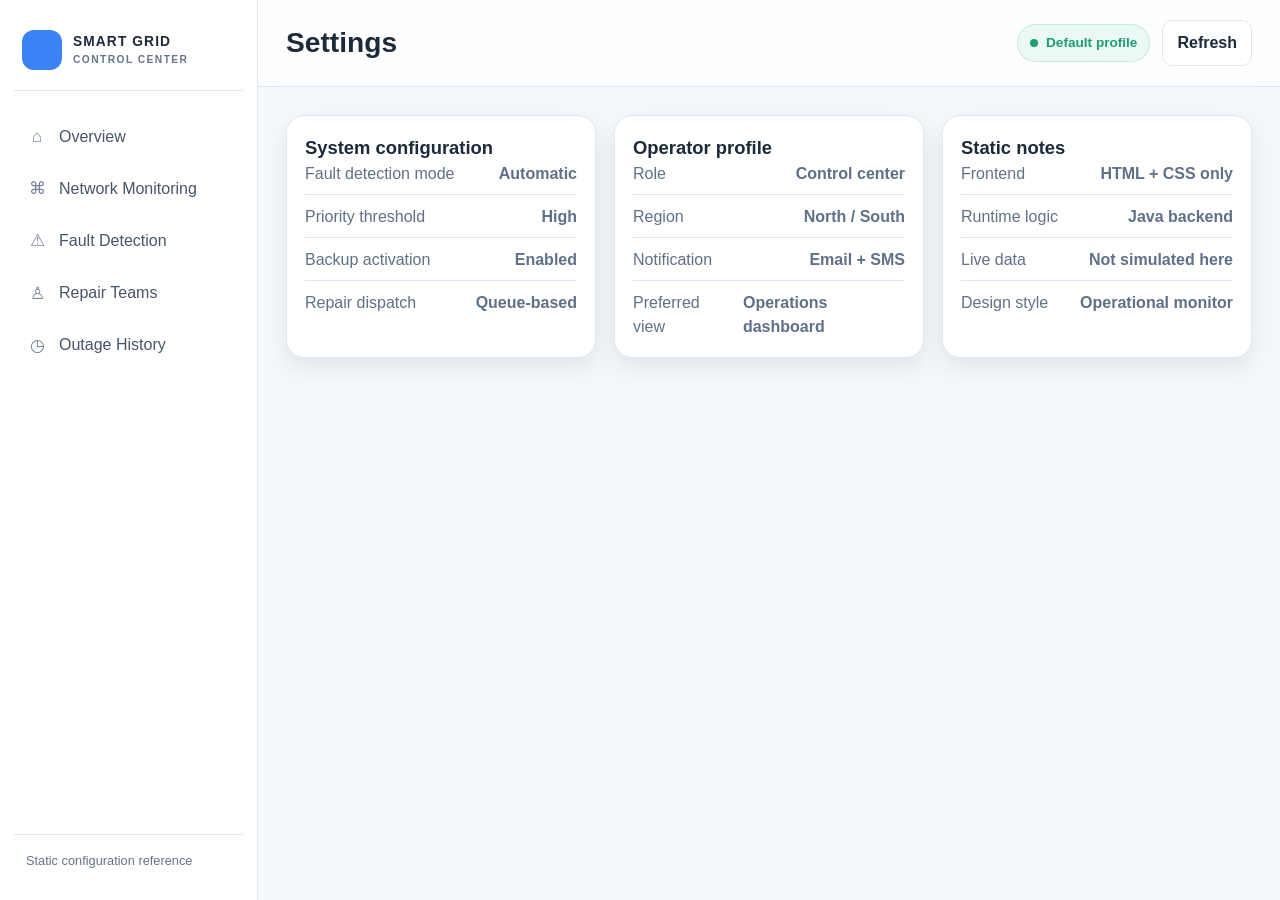
<file: settings.html>
<!DOCTYPE html>
<html lang="en">
  <head>
    <meta charset="UTF-8" />
    <meta name="viewport" content="width=device-width, initial-scale=1.0" />
    <meta name="description" content="Settings panel for SmartGrid Monitor." />
    <title>SmartGrid Monitor | Settings</title>
    <link rel="stylesheet" href="css/styles.css" />
  </head>
  <body class="control-page">
    <div class="app-shell">
      <aside class="sidebar" aria-label="Main navigation">
        <div class="brand">
          <div class="brand-mark" aria-hidden="true"></div>
          <div class="brand-text"><strong>SMART GRID</strong><span>CONTROL CENTER</span></div>
        </div>

        <nav class="nav" aria-label="Sidebar navigation">
          <a class="nav-item" href="index.html" aria-label="Overview"><span class="nav-icon">⌂</span><span class="nav-label">Overview</span></a>
          <a class="nav-item" href="network.html" aria-label="Network Monitoring"><span class="nav-icon">⌘</span><span class="nav-label">Network Monitoring</span></a>
          <a class="nav-item" href="outages.html#fault-detection" aria-label="Fault Detection"><span class="nav-icon">⚠</span><span class="nav-label">Fault Detection</span></a>
          <a class="nav-item" href="teams.html" aria-label="Repair Teams"><span class="nav-icon">♙</span><span class="nav-label">Repair Teams</span></a>
          <a class="nav-item" href="history.html" aria-label="Outage History"><span class="nav-icon">◷</span><span class="nav-label">Outage History</span></a>
        </nav>

        <div class="sidebar-footer">Static configuration reference</div>
      </aside>

      <div class="main-panel">
        <header class="topbar">
          <div class="page-heading">
            <h1>Settings</h1>
          </div>
          <div class="topbar-meta">
            <span class="status-pill"><span class="status-dot"></span> Default profile</span>
            <a class="header-action" href="settings.html">Refresh</a>
          </div>
        </header>

        <main class="content">
          <div class="settings-grid">
            <article class="card setting-card">
              <h2 class="panel-title">System configuration</h2>
              <ul class="setting-list">
                <li><span>Fault detection mode</span><strong>Automatic</strong></li>
                <li><span>Priority threshold</span><strong>High</strong></li>
                <li><span>Backup activation</span><strong>Enabled</strong></li>
                <li><span>Repair dispatch</span><strong>Queue-based</strong></li>
              </ul>
            </article>

            <article class="card setting-card">
              <h2 class="panel-title">Operator profile</h2>
              <ul class="setting-list">
                <li><span>Role</span><strong>Control center</strong></li>
                <li><span>Region</span><strong>North / South</strong></li>
                <li><span>Notification</span><strong>Email + SMS</strong></li>
                <li><span>Preferred view</span><strong>Operations dashboard</strong></li>
              </ul>
            </article>

            <article class="card setting-card">
              <h2 class="panel-title">Static notes</h2>
              <ul class="setting-list">
                <li><span>Frontend</span><strong>HTML + CSS only</strong></li>
                <li><span>Runtime logic</span><strong>Java backend</strong></li>
                <li><span>Live data</span><strong>Not simulated here</strong></li>
                <li><span>Design style</span><strong>Operational monitor</strong></li>
              </ul>
            </article>
          </div>
        </main>
      </div>
    </div>
  </body>
</html>
</file>
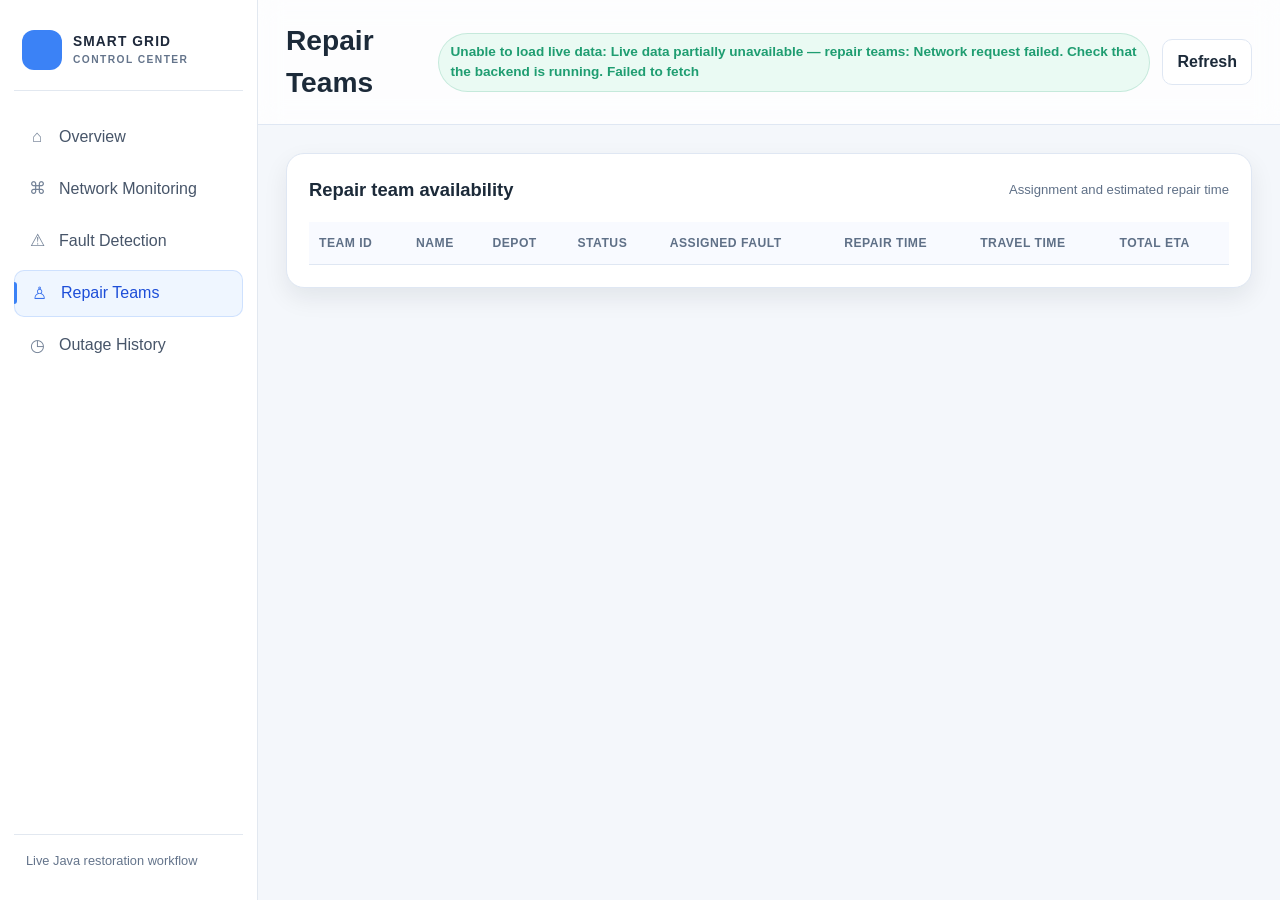
<file: teams.html>
<!DOCTYPE html>
<html lang="en">
  <head>
    <meta charset="UTF-8" />
    <meta name="viewport" content="width=device-width, initial-scale=1.0" />
    <meta name="description" content="Live repair team status for SmartGrid Monitor." />
    <title>SmartGrid Monitor | Repair Teams</title>
    <link rel="stylesheet" href="css/styles.css" />
  </head>
  <body class="control-page">
    <div class="app-shell">
      <aside class="sidebar" aria-label="Main navigation">
        <div class="brand">
          <div class="brand-mark" aria-hidden="true"></div>
          <div class="brand-text"><strong>SMART GRID</strong><span>CONTROL CENTER</span></div>
        </div>
        <nav class="nav" aria-label="Sidebar navigation">
          <a class="nav-item" href="index.html" aria-label="Overview"><span class="nav-icon">⌂</span><span class="nav-label">Overview</span></a>
          <a class="nav-item" href="network.html" aria-label="Network Monitoring"><span class="nav-icon">⌘</span><span class="nav-label">Network Monitoring</span></a>
          <a class="nav-item" href="outages.html#fault-detection" aria-label="Fault Detection"><span class="nav-icon">⚠</span><span class="nav-label">Fault Detection</span></a>
          <a class="nav-item active" href="teams.html" aria-label="Repair Teams" aria-current="page"><span class="nav-icon">♙</span><span class="nav-label">Repair Teams</span></a>
          <a class="nav-item" href="history.html" aria-label="Outage History"><span class="nav-icon">◷</span><span class="nav-label">Outage History</span></a>
        </nav>
        <div class="sidebar-footer">Live Java restoration workflow</div>
      </aside>

      <div class="main-panel">
        <header class="topbar">
          <div class="page-heading"><h1>Repair Teams</h1></div>
          <div class="topbar-meta">
            <span class="status-pill" data-api-status role="status">Connecting…</span>
            <a class="header-action" href="teams.html">Refresh</a>
          </div>
        </header>
        <main class="content">
          <article class="card panel">
            <div class="panel-header">
              <h2 class="panel-title">Repair team availability</h2>
              <span class="muted">Assignment and estimated repair time</span>
            </div>
            <div class="table-wrap">
              <table id="teamsTable" class="table">
                <thead>
                  <tr>
                    <th>Team ID</th>
                    <th>Name</th>
                    <th>Depot</th>
                    <th>Status</th>
                    <th>Assigned Fault</th>
                    <th>Repair Time</th>
                    <th>Travel Time</th>
                    <th>Total ETA</th>
                  </tr>
                </thead>
                <tbody></tbody>
              </table>
            </div>
          </article>
        </main>
      </div>
    </div>
    <script src="config.js"></script>
    <script src="app.js"></script>
  </body>
</html>
</file>
<file: css/styles.css>
:root {
  --bg: #f4f7fb;
  --panel: #ffffff;
  --panel-soft: #edf3ff;
  --sidebar: #0f172a;
  --sidebar-soft: #132641;
  --nav: #dfeafc;
  --line: #dfe7f3;
  --text: #1c2a39;
  --muted: #5f7087;
  --blue: #2364d2;
  --blue-soft: #e9f1ff;
  --green: #1f9d71;
  --green-soft: #eafaf3;
  --red: #dc3d4b;
  --red-soft: #ffebee;
  --amber: #d9931a;
  --amber-soft: #fff4dc;
  --gray: #7f8fa8;
  --shadow: 0 10px 25px rgba(15, 23, 42, 0.08);
}

* { box-sizing: border-box; }

html { scroll-behavior: smooth; }

body {
  margin: 0;
  font-family: "Segoe UI", Tahoma, sans-serif;
  background: var(--bg);
  color: var(--text);
  line-height: 1.5;
}

a { color: inherit; text-decoration: none; }

img { max-width: 100%; display: block; }

.app-shell {
  display: grid;
  grid-template-columns: 260px minmax(0, 1fr);
  min-height: 100vh;
}

.sidebar {
  background: linear-gradient(180deg, var(--sidebar) 0%, var(--sidebar-soft) 100%);
  color: #edf4ff;
  padding: 28px 18px;
  display: flex;
  flex-direction: column;
}

.brand {
  display: flex;
  align-items: center;
  gap: 12px;
  padding: 10px 12px 18px;
  border-bottom: 1px solid rgba(255,255,255,0.09);
  margin-bottom: 18px;
}

.brand-mark {
  width: 40px;
  height: 40px;
  border-radius: 12px;
  background: linear-gradient(135deg, #9ec5ff 0%, #2364d2 100%);
  position: relative;
  box-shadow: inset 0 0 0 1px rgba(255,255,255,0.2);
}

.brand-mark::before,
.brand-mark::after {
  content: "";
  position: absolute;
  inset: 12px;
  border-radius: 50%;
  border: 3px solid rgba(255,255,255,0.9);
}

.brand-mark::after {
  inset: 18px 16px 16px 18px;
  border-width: 2px;
}

.brand-text {
  font-size: 1.1rem;
  font-weight: 700;
}

.nav {
  display: flex;
  flex-direction: column;
  gap: 8px;
}

.nav-item {
  display: flex;
  align-items: center;
  gap: 12px;
  padding: 12px 14px;
  border-radius: 12px;
  color: #dfe9ff;
  opacity: 0.9;
  transition: 0.2s ease;
}

.nav-item:hover,
.nav-item.active {
  background: rgba(255,255,255,0.08);
  color: #ffffff;
}

.nav-icon {
  width: 18px;
  text-align: center;
  font-size: 0.95rem;
  opacity: 0.9;
}

.sidebar-footer {
  margin-top: auto;
  padding: 16px 12px 8px;
  border-top: 1px solid rgba(255,255,255,0.09);
  font-size: 0.8rem;
  color: rgba(255,255,255,0.68);
}

.main-panel {
  min-width: 0;
  display: flex;
  flex-direction: column;
}

.topbar {
  background: rgba(255,255,255,0.76);
  backdrop-filter: blur(12px);
  border-bottom: 1px solid var(--line);
  padding: 20px 28px;
  display: flex;
  align-items: center;
  justify-content: space-between;
  gap: 12px;
}

.page-heading h1 {
  margin: 0;
  font-size: clamp(1.6rem, 2.2vw, 2.2rem);
}

.topbar-meta {
  display: flex;
  align-items: center;
  gap: 12px;
}

.status-pill {
  display: inline-flex;
  align-items: center;
  gap: 8px;
  border-radius: 999px;
  padding: 8px 12px;
  font-size: 0.85rem;
  font-weight: 600;
  background: var(--green-soft);
  color: var(--green);
  border: 1px solid rgba(31,157,113,0.18);
}

.grid-status-badge {
  display: inline-flex;
  align-items: center;
  gap: 8px;
  border: 1px solid transparent;
  border-radius: 999px;
  padding: 8px 12px;
  font-size: 0.85rem;
  font-weight: 700;
  white-space: nowrap;
}

.grid-status-badge::before {
  width: 8px;
  height: 8px;
  border-radius: 50%;
  background: currentColor;
  content: "";
}

.grid-status-badge.is-loading {
  background: #f1f3f8;
  border-color: var(--line);
  color: var(--muted);
}

.grid-status-badge.is-stable {
  background: var(--green-soft);
  border-color: rgba(31,157,113,0.22);
  color: var(--green);
}

.grid-status-badge.is-outage {
  background: var(--amber-soft);
  border-color: rgba(217,147,26,0.24);
  color: var(--amber);
}

.grid-status-badge.is-critical {
  background: var(--red-soft);
  border-color: rgba(220,61,75,0.22);
  color: var(--red);
}

.status-dot {
  width: 8px;
  height: 8px;
  border-radius: 50%;
  background: currentColor;
  display: inline-block;
}

.header-action {
  padding: 10px 14px;
  border-radius: 10px;
  border: 1px solid var(--line);
  background: var(--panel);
  color: var(--text);
  font-weight: 600;
}

.backup-action-button {
  margin: 2px 6px 2px 0;
  padding: 6px 9px;
  font-size: 12px;
}

.content {
  padding: 28px;
}

.grid {
  display: grid;
  gap: 20px;
}

.stats-grid {
  grid-template-columns: repeat(auto-fit, minmax(180px, 1fr));
}

.card {
  background: var(--panel);
  border: 1px solid var(--line);
  border-radius: 18px;
  box-shadow: var(--shadow);
}

.stat-card {
  padding: 20px 18px;
  display: flex;
  flex-direction: column;
  gap: 8px;
}

.stat-label {
  color: var(--muted);
  font-size: 0.78rem;
  text-transform: uppercase;
  letter-spacing: 0.04em;
  font-weight: 700;
}

.stat-value {
  font-size: clamp(1.7rem, 2.1vw, 2.2rem);
  font-weight: 700;
}

.stat-foot {
  color: var(--muted);
  font-size: 0.8rem;
}

.green-bg { background: var(--green-soft); }
.red-bg { background: var(--red-soft); }
.blue-bg { background: var(--blue-soft); }
.amber-bg { background: var(--amber-soft); }
.gray-bg { background: #f1f3f8; }

.section-grid {
  display: grid;
  grid-template-columns: 1.5fr 1fr;
  gap: 20px;
}

.section-grid > * {
  min-width: 0;
}

.network-action-layout {
  display: grid;
  grid-template-columns: minmax(0, 1fr) 220px;
  align-items: stretch;
  gap: 16px;
  min-width: 0;
}

.network-actions {
  display: flex;
  flex-direction: column;
  justify-content: center;
  gap: 12px;
}

.network-actions .panel-title {
  margin-bottom: 6px;
}

.network-actions .header-action {
  width: 100%;
  min-height: 44px;
  cursor: pointer;
  transition: background-color 180ms ease, border-color 180ms ease,
    box-shadow 180ms ease, color 180ms ease, transform 180ms ease;
}

.network-actions .header-action:hover {
  border-color: #b9c9df;
  background: #f5f8fd;
  box-shadow: 0 5px 12px rgba(15, 23, 42, 0.09);
  transform: translateY(-1px);
}

.network-actions .header-action:focus-visible {
  outline: 3px solid rgba(35, 100, 210, 0.3);
  outline-offset: 2px;
}

.network-actions .header-action.is-primary {
  border-color: var(--blue);
  background: var(--blue);
  color: #ffffff;
}

.network-actions .header-action.is-primary:hover {
  border-color: #174eae;
  background: #174eae;
}

.panel {
  padding: 22px;
}

.panel-header {
  display: flex;
  align-items: center;
  justify-content: space-between;
  gap: 16px;
  margin-bottom: 18px;
}

.history-controls {
  display: flex;
  align-items: center;
  flex-wrap: wrap;
  gap: 12px;
  margin-bottom: 16px;
}

.history-controls label {
  font-weight: 600;
}

.history-controls input {
  min-height: 40px;
  padding: 8px 10px;
  border: 1px solid var(--line);
  border-radius: 10px;
  background: var(--panel);
  color: var(--text);
  font: inherit;
}

.history-summary {
  margin: 0;
  color: var(--blue);
  font-weight: 700;
}

.panel-title {
  margin: 0;
  font-size: 1.15rem;
}

.muted {
  color: var(--muted);
  font-size: 0.82rem;
}

.progress-stack {
  display: grid;
  gap: 16px;
}

.progress-row {
  display: grid;
  grid-template-columns: 140px 1fr 50px;
  align-items: center;
  gap: 12px;
}

.progress-bar {
  position: relative;
  height: 12px;
  background: #edf2f8;
  border-radius: 999px;
  overflow: hidden;
}

.progress-bar span {
  display: block;
  height: 100%;
  border-radius: inherit;
  background: linear-gradient(90deg, var(--blue) 0%, #6ea3ff 100%);
}

.progress-bar .warn { background: linear-gradient(90deg, var(--amber) 0%, #f8c65d 100%); }
.progress-bar .danger { background: linear-gradient(90deg, var(--red) 0%, #f07d8d 100%); }
.progress-bar .safe { background: linear-gradient(90deg, var(--green) 0%, #59d0aa 100%); }

.district-grid {
  display: grid;
  grid-template-columns: repeat(3, minmax(0, 1fr));
  gap: 16px;
}

.district-card {
  padding: 16px;
  border-radius: 14px;
  border: 1px solid var(--line);
  background: linear-gradient(180deg, #ffffff 0%, #f7faff 100%);
}

.district-card h3 {
  margin: 0 0 12px;
  font-size: 1rem;
}

.mini-bars {
  display: grid;
  gap: 10px;
}

.mini-row {
  display: grid;
  grid-template-columns: 80px 1fr 34px;
  align-items: center;
  gap: 8px;
  font-size: 0.78rem;
  color: var(--muted);
}

.table-wrap {
  overflow-x: auto;
}

.table {
  width: 100%;
  border-collapse: collapse;
}

.table th,
.table td {
  text-align: left;
  padding: 12px 10px;
  border-bottom: 1px solid var(--line);
  vertical-align: top;
}

.table th {
  color: var(--muted);
  background: #f8faff;
  font-size: 0.76rem;
  text-transform: uppercase;
  letter-spacing: 0.04em;
}

.status-label {
  display: inline-flex;
  align-items: center;
  justify-content: center;
  border-radius: 999px;
  padding: 6px 10px;
  font-size: 0.74rem;
  font-weight: 700;
  border: 1px solid transparent;
}

.status-available { background: var(--green-soft); color: var(--green); }
.status-dispatched { background: var(--blue-soft); color: var(--blue); }
.status-repairing { background: var(--amber-soft); color: var(--amber); }
.status-unavailable { background: #f4f5f7; color: var(--gray); }
.status-critical { background: var(--red-soft); color: var(--red); }
.status-watch { background: var(--amber-soft); color: var(--amber); }

.priority-score {
  display: inline-flex;
  align-items: center;
  justify-content: center;
  min-width: 72px;
  padding: 5px 10px;
  border: 1px solid rgba(35, 100, 210, 0.18);
  border-radius: 999px;
  background: var(--blue-soft);
  color: var(--blue);
  font-size: 0.8rem;
  font-weight: 700;
  white-space: nowrap;
}

.signal-list {
  display: grid;
  gap: 14px;
}

.signal-item {
  display: flex;
  align-items: center;
  justify-content: space-between;
  gap: 12px;
  padding: 12px 0;
  border-bottom: 1px solid var(--line);
}

.signal-item:last-child { border-bottom: none; }

.signal-meta strong { display: block; }

.signal-meta span { color: var(--muted); font-size: 0.8rem; }

.badge {
  min-width: 72px;
  text-align: center;
  padding: 5px 8px;
  border-radius: 999px;
  font-size: 0.72rem;
  font-weight: 700;
  background: var(--panel-soft);
  color: var(--blue);
}

.timeline {
  display: grid;
  gap: 12px;
}

.timeline-item {
  display: grid;
  grid-template-columns: 42px 1fr;
  gap: 12px;
  align-items: start;
}

.timeline-dot {
  width: 12px;
  height: 12px;
  margin-top: 7px;
  border-radius: 50%;
  background: var(--blue);
  box-shadow: 0 0 0 4px rgba(35,100,210,0.12);
}

.timeline-item:nth-child(2) .timeline-dot { background: var(--green); box-shadow: 0 0 0 4px rgba(31,157,113,0.12); }
.timeline-item:nth-child(3) .timeline-dot { background: var(--amber); box-shadow: 0 0 0 4px rgba(217,147,26,0.12); }

.summary-strip {
  display: flex;
  flex-wrap: wrap;
  gap: 12px;
  margin-top: 12px;
}

.pill {
  background: var(--panel-soft);
  color: var(--blue);
  border: 1px solid rgba(35,100,210,0.12);
  padding: 7px 10px;
  border-radius: 999px;
  font-size: 0.8rem;
  font-weight: 600;
}

.network-board {
  background: linear-gradient(160deg, #f6faff 0%, #eef5ff 100%);
  border: 1px solid var(--line);
  border-radius: 18px;
  padding: 18px;
  overflow: hidden;
}

.network-svg {
  width: 100%;
  height: auto;
  display: block;
}

.modal[hidden] {
  display: none;
}

.modal {
  position: fixed;
  inset: 0;
  z-index: 1000;
  display: grid;
  place-items: center;
  padding: 20px;
}

.modal-backdrop {
  position: absolute;
  inset: 0;
  background: rgba(15, 23, 42, 0.48);
}

.modal-dialog {
  position: relative;
  z-index: 1;
  width: min(100%, 480px);
  padding: 24px;
  background: var(--panel);
  box-shadow: 0 24px 70px rgba(15, 23, 42, 0.24);
}

.modal-close {
  border: 0;
  background: transparent;
  color: var(--muted);
  font-size: 1.6rem;
  cursor: pointer;
}

.form-field {
  display: grid;
  gap: 6px;
  margin: 16px 0;
}

.form-field label {
  font-size: 0.9rem;
  font-weight: 600;
}

.form-field input,
.form-field select {
  width: 100%;
  padding: 10px 12px;
  border: 1px solid var(--line);
  border-radius: 10px;
  background: var(--panel);
  color: var(--text);
  font: inherit;
}

.modal-actions {
  display: flex;
  justify-content: flex-end;
  gap: 10px;
  margin-top: 20px;
}

.modal-error {
  min-height: 1.2em;
  margin: 8px 0;
  color: var(--red);
}

.legend {
  display: flex;
  flex-wrap: wrap;
  gap: 12px;
  margin-top: 16px;
}

.legend-item {
  display: inline-flex;
  align-items: center;
  gap: 8px;
  font-size: 0.8rem;
  color: var(--muted);
}

.legend-swatch {
  width: 14px;
  height: 14px;
  border-radius: 5px;
  display: inline-block;
}

.chart-grid {
  display: grid;
  grid-template-columns: repeat(2, minmax(0, 1fr));
  gap: 20px;
}

.chart-card {
  padding: 18px;
}

.bar-chart {
  display: flex;
  align-items: flex-end;
  gap: 12px;
  height: 180px;
  padding-top: 15px;
}

.bar-group {
  flex: 1;
  display: flex;
  flex-direction: column;
  align-items: center;
  justify-content: flex-end;
  gap: 10px;
  min-height: 100%;
}

.bar-stack {
  display: flex;
  align-items: flex-end;
  gap: 6px;
  min-height: 120px;
}

.bar {
  width: 18px;
  border-radius: 8px 8px 0 0;
  background: linear-gradient(180deg, var(--blue) 0%, #7cb6ff 100%);
}

.bar.alt { background: linear-gradient(180deg, var(--green) 0%, #7ed3af 100%); }
.bar.warn { background: linear-gradient(180deg, var(--amber) 0%, #f3d58d 100%); }
.bar.danger { background: linear-gradient(180deg, var(--red) 0%, #ef8f9a 100%); }

.bar-label {
  font-size: 0.74rem;
  color: var(--muted);
}

.static-note {
  display: inline-block;
  padding: 6px 8px;
  border-radius: 999px;
  background: #f4f7ff;
  color: var(--blue);
  font-size: 0.72rem;
  font-weight: 700;
  margin-bottom: 10px;
}

.details-card {
  padding: 18px;
  border-radius: 16px;
  background: linear-gradient(160deg, #ffffff 0%, #f8fbff 100%);
  border: 1px solid var(--line);
}

.details-grid {
  display: grid;
  grid-template-columns: repeat(2, minmax(0, 1fr));
  gap: 14px 18px;
}

.details-grid div {
  padding: 10px 12px;
  border-radius: 12px;
  background: #f7f9fd;
  border: 1px solid var(--line);
}

.details-grid strong {
  display: block;
  margin-bottom: 4px;
  font-size: 0.76rem;
  color: var(--muted);
  text-transform: uppercase;
  letter-spacing: 0.04em;
}

.settings-grid {
  display: grid;
  grid-template-columns: repeat(auto-fit, minmax(220px, 1fr));
  gap: 18px;
}

.setting-card {
  padding: 18px;
}

.setting-list {
  list-style: none;
  margin: 0;
  padding: 0;
  display: grid;
  gap: 10px;
}

.setting-list li {
  display: flex;
  justify-content: space-between;
  gap: 12px;
  padding-bottom: 8px;
  border-bottom: 1px solid var(--line);
  color: var(--muted);
}

.setting-list li:last-child { border-bottom: none; padding-bottom: 0; }

.summary-box {
  display: grid;
  grid-template-columns: repeat(3, minmax(0, 1fr));
  gap: 16px;
  margin-top: 10px;
}

.kpi-box {
  padding: 18px;
  border-radius: 16px;
  background: linear-gradient(180deg, #f8fbff 0%, #eef5ff 100%);
  border: 1px solid var(--line);
}

.kpi-box strong {
  display: block;
  font-size: 1.5rem;
  margin-top: 4px;
}

.filter-row {
  display: flex;
  gap: 10px;
  flex-wrap: wrap;
  margin-bottom: 16px;
}

.filter-chip {
  display: inline-flex;
  align-items: center;
  justify-content: center;
  padding: 8px 12px;
  border-radius: 999px;
  border: 1px solid var(--line);
  background: var(--panel);
  font-weight: 600;
  color: var(--muted);
}

.filter-chip.active {
  background: var(--blue-soft);
  border-color: rgba(35,100,210,0.2);
  color: var(--blue);
}

@media (max-width: 980px) {
  .app-shell {
    grid-template-columns: 1fr;
  }

  .sidebar {
    padding-bottom: 12px;
  }

  .nav {
    display: grid;
    grid-template-columns: repeat(2, minmax(0, 1fr));
  }

  .section-grid,
  .chart-grid,
  .district-grid,
  .network-action-layout {
    grid-template-columns: 1fr;
  }

  .network-actions {
    flex-direction: row;
    flex-wrap: wrap;
  }

  .network-actions .header-action {
    width: auto;
    flex: 1 1 160px;
  }

  .network-actions .panel-title {
    flex-basis: 100%;
  }
}

@media (max-width: 640px) {
  .content,
  .topbar {
    padding-left: 16px;
    padding-right: 16px;
  }

  .topbar {
    flex-wrap: wrap;
  }

  .topbar-meta {
    flex-wrap: wrap;
  }

  .nav {
    grid-template-columns: 1fr;
  }

  .summary-box {
    grid-template-columns: 1fr;
  }

  .progress-row {
    grid-template-columns: 1fr;
    gap: 8px;
  }

  .details-grid {
    grid-template-columns: 1fr;
  }
}

.control-page .app-shell {
  display: block;
  min-height: 100vh;
}

.control-page .sidebar {
  position: fixed;
  inset: 0 auto 0 0;
  z-index: 20;
  width: 258px;
  overflow-y: auto;
  padding: 22px 14px;
  border-right: 1px solid #e2e8f0;
  background: #ffffff;
  color: #1e293b;
}

.control-page .brand {
  gap: 11px;
  padding: 8px 8px 20px;
  margin-bottom: 22px;
  border-color: #e2e8f0;
}

.control-page .brand-mark {
  flex: 0 0 40px;
  width: 40px;
  height: 40px;
  border-radius: 12px;
  background: #3b82f6;
  box-shadow: none;
}

.control-page .brand-mark::before,
.control-page .brand-mark::after {
  display: none;
}

.control-page .brand-text {
  display: grid;
  gap: 2px;
  font-size: 0.86rem;
  letter-spacing: 0.08em;
  line-height: 1.35;
}

.control-page .brand-text span {
  color: #64748b;
  font-size: 0.64rem;
  letter-spacing: 0.14em;
}

.control-page .nav {
  display: flex;
  gap: 5px;
}

.control-page .nav-item {
  min-height: 44px;
  padding: 10px 12px;
  border: 1px solid transparent;
  border-radius: 10px;
  color: #475569;
  opacity: 1;
  transition: background-color 160ms ease, color 160ms ease, border-color 160ms ease;
}

.control-page .nav-item:hover {
  background: #f1f5f9;
  color: #1e293b;
}

.control-page .nav-item.active {
  border-color: rgba(59, 130, 246, 0.18);
  background: #eff6ff;
  color: #1d4ed8;
}

.control-page .nav-item.active::before {
  width: 3px;
  height: 22px;
  margin-left: -13px;
  border-radius: 0 4px 4px 0;
  background: #3b82f6;
  content: "";
}

.control-page .nav-icon {
  flex: 0 0 20px;
  color: #64748b;
  font-size: 1.05rem;
}

.control-page .nav-item.active .nav-icon {
  color: #2563eb;
}

.control-page .nav-label {
  min-width: 0;
}

.control-page .sidebar-footer {
  border-color: #e2e8f0;
  color: #64748b;
}

.control-page .main-panel {
  min-height: 100vh;
  margin-left: 258px;
}

.control-page .nav-item:focus-visible {
  outline: 2px solid #3b82f6;
  outline-offset: 2px;
}

@media (max-width: 980px) {
  .control-page .sidebar {
    width: 72px;
    padding: 16px 9px;
  }

  .control-page .brand {
    justify-content: center;
    padding: 4px 0 16px;
  }

  .control-page .brand-text,
  .control-page .nav-label,
  .control-page .sidebar-footer {
    display: none;
  }

  .control-page .nav {
    display: flex;
    gap: 8px;
  }

  .control-page .nav-item {
    justify-content: center;
    padding: 10px 8px;
  }

  .control-page .nav-item.active::before {
    margin-left: -9px;
  }

  .control-page .main-panel {
    margin-left: 72px;
  }
}

@media (max-width: 640px) {
  .control-page .sidebar {
    padding: 14px 6px;
  }

  .control-page .brand-mark {
    width: 36px;
    height: 36px;
    flex-basis: 36px;
  }

  .control-page .content,
  .control-page .topbar {
    padding-left: 12px;
    padding-right: 12px;
  }
}

.dashboard-page {
  --bg: #f5f7fb;
  --panel: #ffffff;
  --panel-soft: #eff6ff;
  --sidebar: #ffffff;
  --sidebar-soft: #ffffff;
  --nav: #dfeafc;
  --line: #e2e8f0;
  --text: #1e293b;
  --muted: #64748b;
  --blue: #3b82f6;
  --blue-soft: #eff6ff;
  --green: #22c55e;
  --green-soft: #ecfdf3;
  --red: #ef4444;
  --red-soft: #fef2f2;
  --amber: #f59e0b;
  --amber-soft: #fffbeb;
  --cyan: #0891b2;
  --gray: #64748b;
  --shadow: 0 8px 22px rgba(15, 23, 42, 0.06);
  background: var(--bg);
  color: var(--text);
}

.dashboard-page .app-shell {
  --sidebar-width: 258px;
  display: block;
  min-height: 100vh;
}

.dashboard-page .sidebar {
  position: fixed;
  inset: 0 auto 0 0;
  z-index: 20;
  width: var(--sidebar-width);
  overflow-y: auto;
  padding: 22px 14px;
  background: var(--sidebar);
  color: var(--text);
  border-right: 1px solid var(--line);
  transition: width 180ms ease;
}

.dashboard-page .brand {
  position: relative;
  gap: 11px;
  padding: 8px 8px 20px;
  margin-bottom: 22px;
  border-color: var(--line);
}

.dashboard-page .brand-mark {
  display: grid;
  flex: 0 0 40px;
  place-items: center;
  color: #ffffff;
  font-size: 1.2rem;
  background: var(--blue);
  border-radius: 12px;
  box-shadow: none;
}

.dashboard-page .brand-mark::before,
.dashboard-page .brand-mark::after {
  display: none;
}

.dashboard-page .brand-text {
  display: grid;
  gap: 2px;
  font-size: 0.86rem;
  letter-spacing: 0.08em;
  line-height: 1.35;
}

.dashboard-page .brand-text span {
  color: var(--muted);
  font-size: 0.64rem;
  letter-spacing: 0.14em;
}

.sidebar-toggle {
  display: grid;
  width: 26px;
  height: 26px;
  margin-left: auto;
  place-items: center;
  border: 1px solid var(--line);
  border-radius: 8px;
  background: var(--panel);
  color: var(--muted);
  cursor: pointer;
}

.dashboard-page .nav {
  gap: 5px;
}

.dashboard-page .nav-item {
  min-height: 44px;
  padding: 10px 12px;
  color: #475569;
  border: 1px solid transparent;
  border-radius: 10px;
  opacity: 1;
  transition: background-color 160ms ease, color 160ms ease, border-color 160ms ease;
}

.dashboard-page .nav-item:hover {
  background: #f1f5f9;
  color: var(--text);
}

.dashboard-page .nav-item.active {
  color: #1d4ed8;
  border-color: rgba(59, 130, 246, 0.18);
  background: #eff6ff;
}

.dashboard-page .nav-item.active::before {
  width: 3px;
  height: 22px;
  margin-left: -13px;
  border-radius: 0 4px 4px 0;
  background: var(--blue);
  content: "";
}

.dashboard-page .nav-icon {
  flex: 0 0 20px;
  color: #64748b;
  font-size: 1.05rem;
}

.dashboard-page .nav-icon svg {
  display: block;
  width: 18px;
  height: 18px;
  fill: none;
  stroke: currentColor;
  stroke-linecap: round;
  stroke-linejoin: round;
  stroke-width: 1.7;
}

.dashboard-page .nav-item.active .nav-icon {
  color: #2563eb;
}

.dashboard-page .sidebar-footer {
  display: flex;
  align-items: center;
  gap: 9px;
  padding: 16px 10px 6px;
  border-color: var(--line);
  color: var(--muted);
}

.dashboard-page .status-dot {
  width: 7px;
  height: 7px;
  background: var(--green);
  box-shadow: 0 0 8px rgba(34, 197, 94, 0.25);
}

.dashboard-page .main-panel {
  min-height: 100vh;
  margin-left: var(--sidebar-width);
  background: var(--bg);
  transition: margin-left 180ms ease;
}

.dashboard-page .app-shell.sidebar-collapsed {
  --sidebar-width: 78px;
}

.dashboard-page .sidebar-collapsed .brand {
  justify-content: center;
  padding-right: 0;
  padding-left: 0;
}

.dashboard-page .sidebar-collapsed .brand-text,
.dashboard-page .sidebar-collapsed .nav-label,
.dashboard-page .sidebar-collapsed .sidebar-footer {
  display: none;
}

.dashboard-page .sidebar-collapsed .sidebar-toggle {
  position: absolute;
  right: 0;
  transform: translateX(50%);
  background: var(--panel);
}

.dashboard-page .sidebar-collapsed .nav-item {
  justify-content: center;
  padding-right: 8px;
  padding-left: 8px;
}

.dashboard-page .sidebar-collapsed .nav-item.active::before {
  margin-left: -9px;
}

.dashboard-page .topbar {
  position: sticky;
  top: 0;
  z-index: 10;
  min-height: 86px;
  padding: 16px 28px;
  border-bottom-color: var(--line);
  background: rgba(255, 255, 255, 0.94);
  backdrop-filter: blur(12px);
}

.dashboard-page .page-heading h1 {
  margin-top: 2px;
  font-size: 1.65rem;
  letter-spacing: -0.02em;
}

.eyebrow {
  display: block;
  color: var(--muted);
  font-size: 0.64rem;
  font-weight: 700;
  letter-spacing: 0.13em;
}

.dashboard-page .topbar-meta {
  flex-wrap: wrap;
  justify-content: flex-end;
  gap: 10px;
}

.dashboard-page .status-pill,
.dashboard-page .grid-status-badge {
  padding: 7px 10px;
  font-size: 0.76rem;
}

.dashboard-page .status-pill {
  max-width: 260px;
  overflow: hidden;
  border-color: var(--line);
  background: var(--panel);
  color: var(--muted);
  text-overflow: ellipsis;
  white-space: nowrap;
}

.dashboard-page .grid-status-badge.is-loading {
  border-color: var(--line);
  background: var(--panel);
  color: var(--muted);
}

.dashboard-page .grid-status-badge.is-stable {
  border-color: rgba(34, 197, 94, 0.2);
  background: var(--green-soft);
  color: var(--green);
}

.dashboard-page .grid-status-badge.is-outage {
  border-color: rgba(245, 158, 11, 0.24);
  background: var(--amber-soft);
  color: var(--amber);
}

.dashboard-page .grid-status-badge.is-critical {
  border-color: rgba(239, 68, 68, 0.24);
  background: var(--red-soft);
  color: var(--red);
}

.last-updated {
  color: var(--muted);
  font-size: 0.72rem;
  white-space: nowrap;
}

.operator-profile {
  display: flex;
  align-items: center;
  gap: 8px;
  color: #334155;
  font-size: 0.8rem;
  white-space: nowrap;
}

.operator-avatar {
  display: grid;
  width: 31px;
  height: 31px;
  place-items: center;
  border: 1px solid #dbe3ee;
  border-radius: 50%;
  background: #f1f5f9;
  color: #64748b;
  font-size: 0.65rem;
}

.dashboard-page .content {
  display: grid;
  gap: 18px;
  padding: 22px 28px 32px;
}

.overview-stats {
  display: grid;
  grid-template-columns: repeat(6, minmax(0, 1fr));
  gap: 12px;
}

.dashboard-page .card {
  border-color: var(--line);
  background: var(--panel);
  box-shadow: var(--shadow);
}

.dashboard-page .stat-card {
  min-width: 0;
  min-height: 136px;
  flex-direction: row;
  align-items: flex-start;
  gap: 12px;
  padding: 17px 14px;
}

.stat-icon {
  display: grid;
  flex: 0 0 36px;
  width: 36px;
  height: 36px;
  place-items: center;
  border-radius: 10px;
  font-size: 1.05rem;
  font-weight: 700;
}

.icon-blue { background: var(--blue-soft); color: #60a5fa; }
.icon-cyan { background: rgba(34, 211, 238, 0.12); color: var(--cyan); }
.icon-red { background: var(--red-soft); color: var(--red); }
.icon-amber { background: var(--amber-soft); color: var(--amber); }
.icon-green { background: var(--green-soft); color: var(--green); }

.stat-copy {
  display: grid;
  min-width: 0;
  gap: 4px;
}

.dashboard-page .stat-label {
  color: #64748b;
  font-size: 0.68rem;
  letter-spacing: 0.035em;
  line-height: 1.4;
}

.dashboard-page .stat-value {
  font-size: clamp(1.35rem, 1.7vw, 1.85rem);
  line-height: 1.25;
}

.dashboard-page .stat-foot {
  display: flex;
  align-items: center;
  gap: 6px;
  color: var(--muted);
  font-size: 0.67rem;
  line-height: 1.4;
}

.stat-indicator {
  flex: 0 0 6px;
  width: 6px;
  height: 6px;
  border-radius: 50%;
}

.health-panel {
  display: grid;
  grid-template-columns: minmax(190px, 0.8fr) minmax(0, 2fr);
  gap: 10px 24px;
  padding: 18px 20px 14px;
}

.health-heading {
  display: flex;
  flex-direction: column;
  justify-content: center;
  gap: 9px;
}

.health-heading h2 {
  margin: 3px 0 0;
  font-size: 1rem;
}

.health-summary {
  color: #334155;
  font-size: 0.82rem;
  font-weight: 700;
}

.health-metrics {
  display: grid;
  grid-template-columns: repeat(4, minmax(0, 1fr));
  align-items: center;
}

.health-metric {
  display: grid;
  grid-template-columns: 9px 1fr;
  align-items: center;
  gap: 5px 8px;
  min-height: 46px;
  padding: 2px 14px;
  border-left: 1px solid var(--line);
  color: var(--muted);
  font-size: 0.73rem;
}

.health-metric strong {
  grid-column: 2;
  color: var(--text);
  font-size: 1rem;
}

.health-dot {
  grid-row: span 2;
  width: 8px;
  height: 8px;
  border-radius: 50%;
}

.is-green { background: var(--green); }
.is-red { background: var(--red); }
.is-amber { background: var(--amber); }
.is-blue { background: var(--blue); }

.health-disclaimer {
  grid-column: 1 / -1;
  margin: 0;
  color: var(--muted);
  font-size: 0.68rem;
}

.dashboard-page .panel {
  padding: 19px;
}

.graph-header {
  align-items: flex-start;
  margin-bottom: 14px;
}

.graph-header .panel-title {
  margin-top: 3px;
  font-size: 1.1rem;
}

.graph-header .muted {
  margin: 4px 0 0;
}

.graph-controls {
  display: flex;
  flex-wrap: wrap;
  align-items: center;
  justify-content: flex-end;
  gap: 7px;
}

.dashboard-page .header-action {
  min-height: 36px;
  border-color: #d7e0eb;
  background: #ffffff;
  color: #334155;
  cursor: pointer;
  transition: background-color 160ms ease, border-color 160ms ease, transform 160ms ease;
}

.dashboard-page .header-action:hover:not(:disabled) {
  border-color: #b9c9df;
  background: #f8fafc;
}

.dashboard-page .header-action:focus-visible,
.dashboard-page .nav-item:focus-visible,
.dashboard-page canvas:focus-visible {
  outline: 2px solid var(--blue);
  outline-offset: 2px;
}

.dashboard-page .header-action.is-primary {
  border-color: var(--blue);
  background: var(--blue);
  color: #fff;
}

.dashboard-page .header-action.is-primary:hover:not(:disabled) {
  border-color: #60a5fa;
  background: #2563eb;
}

.dashboard-page .header-action:disabled {
  cursor: wait;
  opacity: 0.6;
}

.graph-control {
  min-width: 38px;
  padding: 7px 10px;
}

.dashboard-page .network-layout {
  display: grid;
  grid-template-columns: minmax(0, 1.8fr) minmax(230px, 0.72fr);
  gap: 14px;
  align-items: stretch;
}

.dashboard-page .network-board {
  position: relative;
  min-width: 0;
  min-height: 420px;
  padding: 8px;
  border-color: #e2e8f0;
  background-color: #ffffff;
  background-image: radial-gradient(rgba(100, 116, 139, 0.14) 0.8px, transparent 0.8px);
  background-size: 22px 22px;
  border-radius: 12px;
}

.dashboard-network-board canvas {
  display: block;
  width: 100%;
  height: clamp(420px, 38vw, 590px);
  cursor: grab;
  touch-action: none;
}

.dashboard-network-board canvas.is-panning {
  cursor: grabbing;
}

.graph-state {
  position: absolute;
  z-index: 1;
  top: 15px;
  left: 17px;
  margin: 0;
  padding: 5px 8px;
  border: 1px solid var(--line);
  border-radius: 7px;
  background: rgba(255, 255, 255, 0.94);
  color: var(--muted);
  font-size: 0.72rem;
}

.graph-state[hidden] {
  display: none;
}

.dashboard-page .node-details {
  min-width: 0;
  padding: 16px;
  border-radius: 12px;
  box-shadow: none;
}

.node-details .panel-header {
  margin-bottom: 12px;
}

.node-details h3 {
  margin: 3px 0 0;
  font-size: 0.96rem;
}

.details-empty {
  color: var(--muted);
  font-size: 0.8rem;
  line-height: 1.55;
}

.node-detail-list {
  display: grid;
  gap: 0;
  margin: 0;
}

.node-detail-list > div {
  display: grid;
  grid-template-columns: 86px minmax(0, 1fr);
  gap: 10px;
  padding: 9px 0;
  border-bottom: 1px solid var(--line);
}

.node-detail-list dt {
  color: var(--muted);
  font-size: 0.69rem;
}

.node-detail-list dd {
  margin: 0;
  overflow-wrap: anywhere;
  color: #334155;
  font-size: 0.75rem;
}

.detail-edit {
  width: 100%;
  margin-top: 14px;
  font-size: 0.77rem;
}

.dashboard-page .graph-legend {
  gap: 9px 16px;
  margin-top: 12px;
}

.dashboard-page .legend-item {
  color: var(--muted);
  font-size: 0.7rem;
}

.dashboard-page .legend-swatch {
  width: 10px;
  height: 4px;
  border-radius: 2px;
}

.legend-swatch.is-green { background: var(--green); }
.legend-swatch.is-red { background: var(--red); }
.legend-swatch.is-blue { background: var(--blue); }
.legend-swatch.is-amber { background: var(--amber); }

.legend-node {
  width: 8px;
  height: 8px;
  border-radius: 50%;
}

.legend-node.is-cyan { background: var(--cyan); }
.legend-node.is-white { background: #e2e8f0; }
.legend-node.is-green { background: var(--green); }

.dashboard-lower-grid {
  display: grid;
  grid-template-columns: minmax(0, 1.65fr) minmax(260px, 0.8fr);
  gap: 16px;
  align-items: start;
}

.dashboard-page .dashboard-table {
  min-width: 700px;
}

.backup-panel .dashboard-table {
  min-width: 680px;
}

.wide-dashboard-table {
  min-width: 1050px;
}

.teams-dashboard-table {
  min-width: 740px;
}

.dashboard-page .table th {
  background: #f8fafc;
  color: #64748b;
}

.dashboard-page .table td {
  color: #334155;
}

.dashboard-page .table th,
.dashboard-page .table td {
  border-bottom-color: var(--line);
  padding: 10px 9px;
}

.dashboard-page .muted {
  color: var(--muted);
}

.dashboard-page .modal-backdrop {
  background: rgba(15, 23, 42, 0.48);
}

.dashboard-page .modal-dialog {
  background: var(--panel);
}

.dashboard-page .form-field input,
.dashboard-page .form-field select {
  border-color: var(--line);
  background: #ffffff;
  color: var(--text);
}

@media (max-width: 1500px) {
  .overview-stats {
    grid-template-columns: repeat(3, minmax(0, 1fr));
  }
}

@media (max-width: 1100px) {
  .dashboard-page .topbar {
    align-items: flex-start;
  }

  .dashboard-page .topbar-meta {
    max-width: 68%;
  }

  .dashboard-page .network-layout {
    grid-template-columns: minmax(0, 1fr);
  }

  .dashboard-page .node-details {
    display: grid;
    grid-template-columns: minmax(150px, 0.55fr) minmax(0, 1.5fr) minmax(170px, 0.7fr);
    gap: 14px;
    align-items: start;
  }

  .node-details .panel-header {
    margin-bottom: 0;
  }

  .node-detail-list {
    grid-template-columns: repeat(2, minmax(0, 1fr));
    column-gap: 16px;
  }

  .detail-edit {
    margin-top: 0;
  }

  .health-panel {
    grid-template-columns: minmax(170px, 0.65fr) minmax(0, 2fr);
  }

  .health-metric {
    padding-right: 8px;
    padding-left: 8px;
  }
}

@media (max-width: 850px) {
  .dashboard-page .app-shell {
    --sidebar-width: 72px;
  }

  .dashboard-page .sidebar {
    padding: 16px 9px;
  }

  .dashboard-page .brand {
    justify-content: center;
    padding: 4px 0 16px;
  }

  .dashboard-page .brand-text,
  .dashboard-page .sidebar-toggle,
  .dashboard-page .nav-label,
  .dashboard-page .sidebar-footer {
    display: none;
  }

  .dashboard-page .nav {
    gap: 8px;
  }

  .dashboard-page .nav-item {
    justify-content: center;
    padding: 10px 8px;
  }

  .dashboard-page .nav-item.active::before {
    margin-left: -9px;
  }

  .dashboard-page .content {
    padding: 18px 18px 26px;
  }

  .dashboard-page .topbar {
    padding: 15px 18px;
  }

  .dashboard-lower-grid {
    grid-template-columns: minmax(0, 1fr);
  }
}

@media (max-width: 640px) {
  .dashboard-page .topbar {
    display: grid;
    gap: 12px;
  }

  .dashboard-page .topbar-meta {
    max-width: none;
    justify-content: flex-start;
  }

  .dashboard-page .content {
    gap: 13px;
    padding: 14px 12px 22px;
  }

  .overview-stats {
    grid-template-columns: repeat(2, minmax(0, 1fr));
    gap: 8px;
  }

  .dashboard-page .stat-card {
    min-height: 122px;
    gap: 8px;
    padding: 12px 9px;
  }

  .stat-icon {
    flex-basis: 30px;
    width: 30px;
    height: 30px;
    font-size: 0.88rem;
  }

  .dashboard-page .stat-label {
    font-size: 0.62rem;
  }

  .dashboard-page .stat-foot {
    font-size: 0.61rem;
  }

  .health-panel {
    grid-template-columns: minmax(0, 1fr);
    gap: 12px;
    padding: 15px;
  }

  .health-metrics {
    grid-template-columns: repeat(2, minmax(0, 1fr));
    row-gap: 8px;
  }

  .health-metric:nth-child(odd) {
    border-left: 0;
  }

  .health-disclaimer {
    grid-column: 1;
  }

  .dashboard-page .panel {
    padding: 14px;
  }

  .graph-header {
    display: grid;
    gap: 12px;
  }

  .graph-controls {
    justify-content: flex-start;
  }

  .graph-action {
    flex: 1 1 120px;
  }

  .dashboard-page .network-board {
    min-height: 360px;
    padding: 5px;
  }

  .dashboard-network-board canvas {
    height: 380px;
  }

  .dashboard-page .node-details {
    display: block;
  }

  .node-details .panel-header {
    margin-bottom: 10px;
  }

  .node-detail-list {
    grid-template-columns: minmax(0, 1fr);
  }

  .dashboard-page .table th,
  .dashboard-page .table td {
    padding: 8px 7px;
  }
}
</file>
